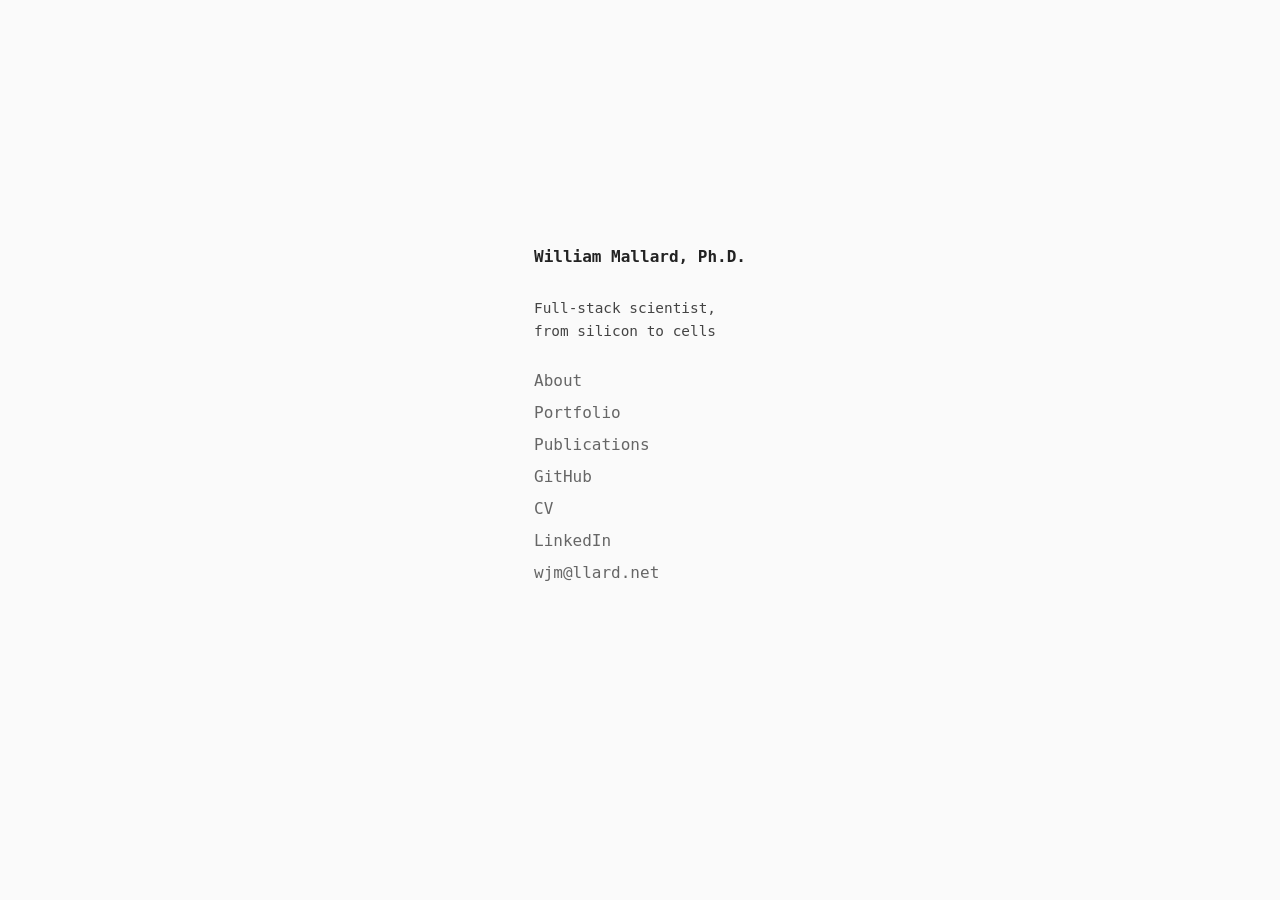
<file: index.html>
<!DOCTYPE html>
<html lang="en">
<head>
  <meta charset="UTF-8">
  <meta name="viewport" content="width=device-width, initial-scale=1.0">
  <title>William Mallard</title>
  <link rel="icon" href="favicon.svg" type="image/svg+xml">
  <style>
    body {
      font-family: ui-monospace, SFMono-Regular, Menlo, Monaco, Consolas, monospace;
      background: #fafafa;
      color: #444;
      display: flex;
      justify-content: center;
      align-items: center;
      min-height: 100vh;
      margin: 0;
      padding: 20px;
      padding-bottom: 10vh;
      box-sizing: border-box;
    }
    main {
      line-height: 2;
    }
    .name {
      color: #222;
      font-weight: 600;
      margin-bottom: 1.5em;
    }
    .bio {
      font-size: 0.9em;
      margin-bottom: 1.5em;
      line-height: 1.6;
    }
    a {
      color: #666;
      text-decoration: none;
    }
    a:hover,
    a:focus {
      color: #222;
    }
    ul {
      list-style: none;
      padding: 0;
      margin: 0;
    }
    li {
      position: relative;
    }
    li a::before {
      content: "›";
      position: absolute;
      right: 100%;
      top: 50%;
      margin-right: 0.35em;
      line-height: 1;
      transform: translateY(calc(-50% - 0.05em));
      color: #8b0000;
      visibility: hidden;
    }
    li a:hover::before,
    li a:focus::before {
      visibility: visible;
    }
  </style>
  <script defer src="https://static.cloudflareinsights.com/beacon.min.js"
          data-cf-beacon='{"token": "54550e8e9a894ac39ad39a0cddef869d"}'></script>
  <script data-goatcounter="https://stats.wjmallard.net/count"
          async src="//stats.wjmallard.net/count.js"></script>
</head>
<body>
  <main>
    <div class="name">William Mallard, Ph.D.</div>
    <p class="bio">
      Full-stack scientist,<br>
      from silicon to cells
    </p>
    <ul>
      <li><a href="about.html">About</a></li>
      <li><a href="portfolio.html">Portfolio</a></li>
      <li><a href="publications.html">Publications</a></li>
      <li><a href="https://github.com/wjmallard">GitHub</a></li>
      <li><a href="William-Mallard-cv.pdf">CV</a></li>
      <li><a href="https://linkedin.com/in/wjmallard">LinkedIn</a></li>
      <li><a href="mailto:wjm@llard.net">wjm@llard.net</a></li>
    </ul>
  </main>
</body>
</html>
</file>
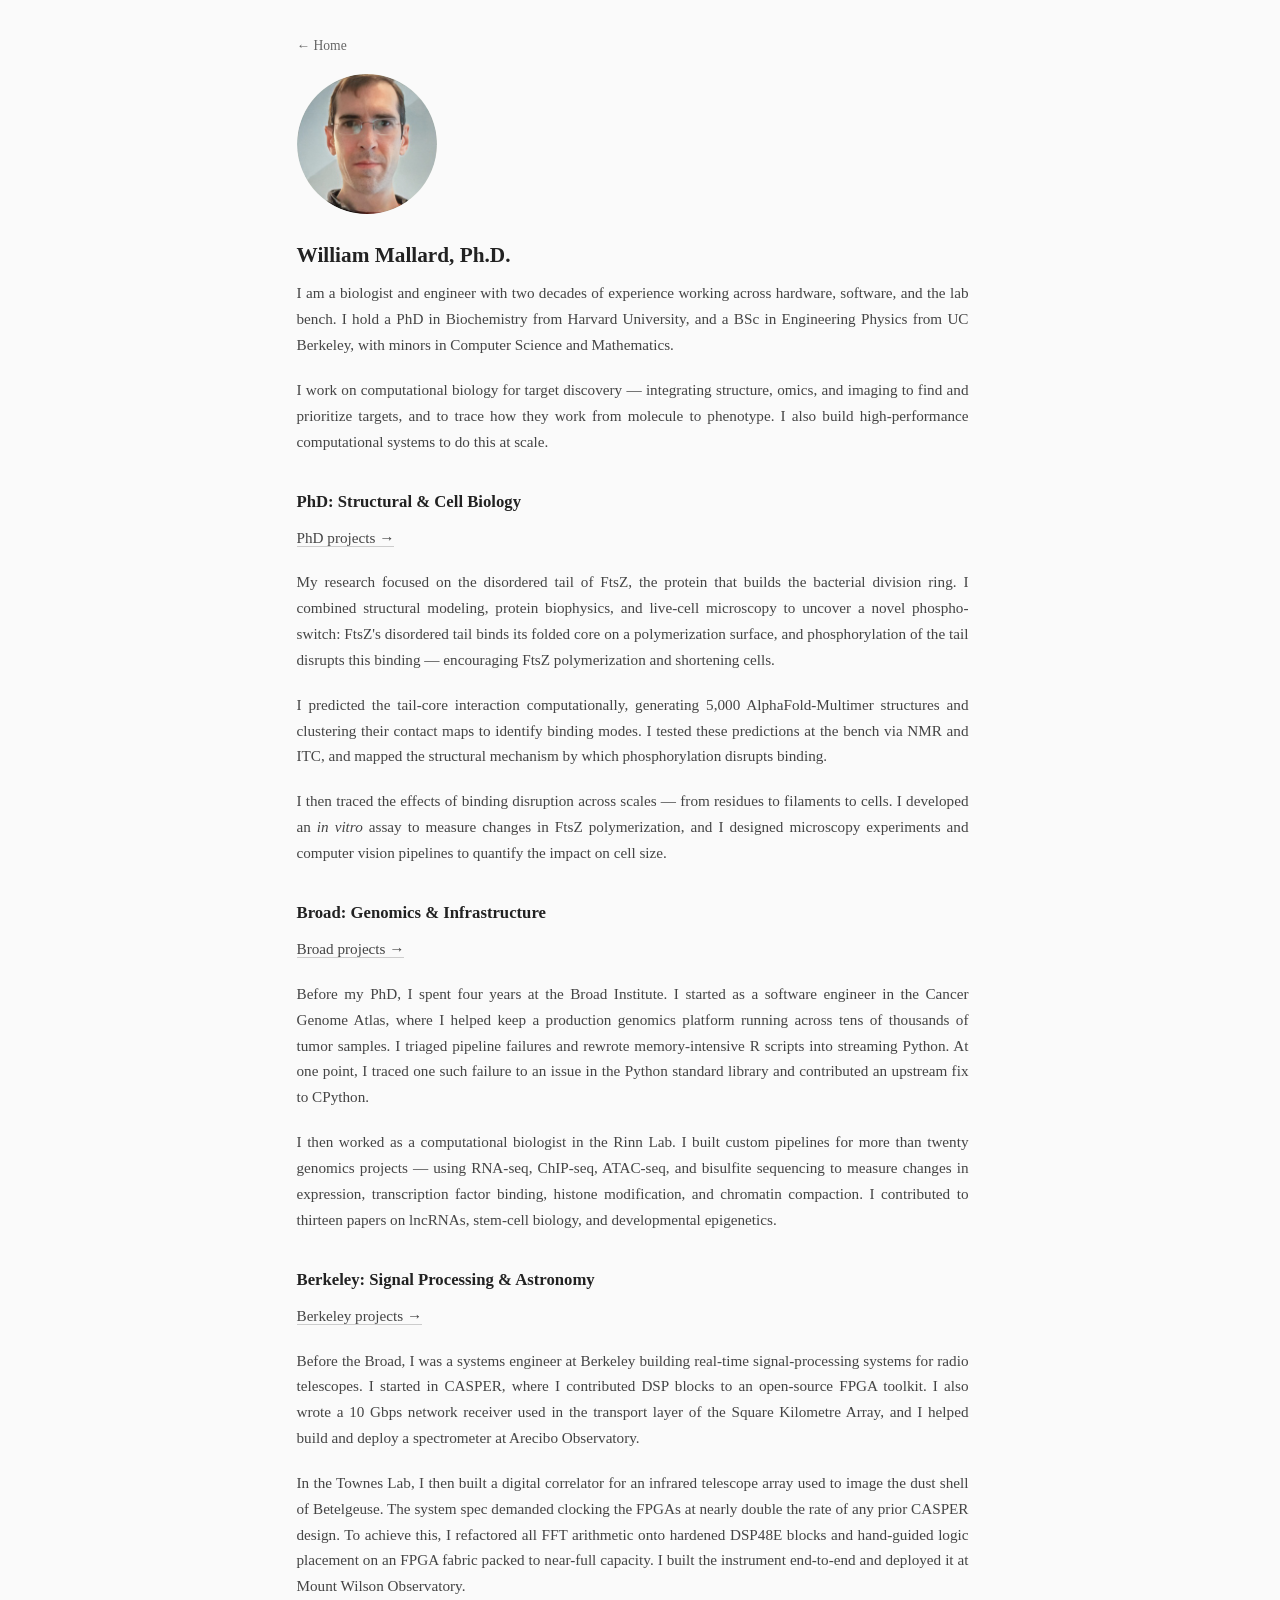
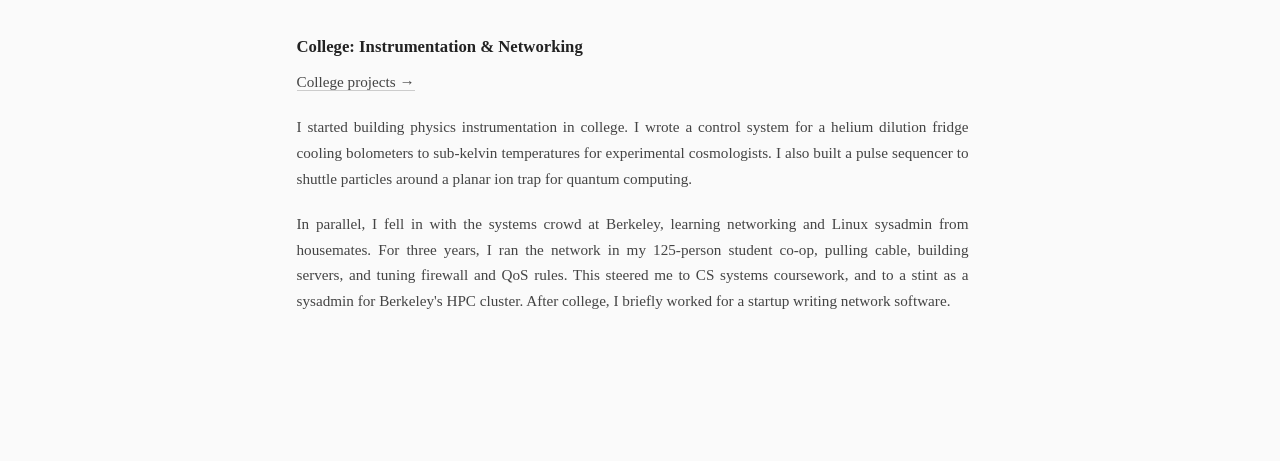
<file: about.html>
<!DOCTYPE html>
<html lang="en">
<head>
  <meta charset="UTF-8">
  <meta name="viewport" content="width=device-width, initial-scale=1.0">
  <title>About</title>
  <link rel="icon" href="favicon.svg" type="image/svg+xml">
  <link rel="stylesheet" href="style.css">
  <style>
    .wrap {
      padding-top: 1em;
    }
    .back {
      margin-bottom: 1.25rem;
    }
    .portrait {
      width: 140px;
      height: 140px;
      border-radius: 50%;
      object-fit: cover;
      display: block;
      margin-bottom: 1.75em;
      filter: grayscale(15%);
    }
    article h1 {
      margin: 0 0 0.5em;
    }
    article p {
      text-align: justify;
      -webkit-hyphens: auto;
      hyphens: auto;
    }
  </style>
  <script data-goatcounter="https://stats.wjmallard.net/count"
          async src="//stats.wjmallard.net/count.js"></script>
  <!-- Cloudflare Web Analytics -->
  <script defer src="https://static.cloudflareinsights.com/beacon.min.js"
          data-cf-beacon='{"token": "54550e8e9a894ac39ad39a0cddef869d"}'></script>
</head>
<body>
  <div class="wrap">
    <a class="back" href="./">← Home</a>
    <img class="portrait" src="portrait.jpg"
         alt="William Mallard, Ph.D." onerror="this.style.display='none'">
    <article>
      <h1>William Mallard, Ph.D.</h1>
      <p>I am a biologist and engineer with two decades of experience working across hardware, software, and the lab bench. I hold a PhD in Biochemistry from Harvard University, and a BSc in Engineering Physics from UC Berkeley, with minors in Computer Science and Mathematics.</p>
      <p>I work on computational biology for target discovery &mdash; integrating structure, omics, and imaging to find and prioritize targets, and to trace how they work from molecule to phenotype. I also build high-performance computational systems to do this at scale.</p>
      <h2>PhD: Structural &amp; Cell Biology</h2>
      <p><a href="portfolio.html?era=phd">PhD projects →</a></p>
      <p>My research focused on the disordered tail of FtsZ, the protein that builds the bacterial division ring. I combined structural modeling, protein biophysics, and live-cell microscopy to uncover a novel phospho-switch: FtsZ's disordered tail binds its folded core on a polymerization surface, and phosphorylation of the tail disrupts this binding &mdash; encouraging FtsZ polymerization and shortening cells.</p>
      <p>I predicted the tail-core interaction computationally, generating 5,000 AlphaFold-Multimer structures and clustering their contact maps to identify binding modes. I tested these predictions at the bench via NMR and ITC, and mapped the structural mechanism by which phosphorylation disrupts binding.</p>
      <p>I then traced the effects of binding disruption across scales &mdash; from residues to filaments to cells. I developed an <em>in vitro</em> assay to measure changes in FtsZ polymerization, and I designed microscopy experiments and computer vision pipelines to quantify the impact on cell size.</p>
      <h2>Broad: Genomics &amp; Infrastructure</h2>
      <p><a href="portfolio.html?era=broad">Broad projects →</a></p>
      <p>Before my PhD, I spent four years at the Broad Institute. I started as a software engineer in the Cancer Genome Atlas, where I helped keep a production genomics platform running across tens of thousands of tumor samples. I triaged pipeline failures and rewrote memory-intensive R scripts into streaming Python. At one point, I traced one such failure to an issue in the Python standard library and contributed an upstream fix to CPython.</p>
      <p>I then worked as a computational biologist in the Rinn Lab. I built custom pipelines for more than twenty genomics projects &mdash; using RNA-seq, ChIP-seq, ATAC-seq, and bisulfite sequencing to measure changes in expression, transcription factor binding, histone modification, and chromatin compaction. I contributed to thirteen papers on lncRNAs, stem-cell biology, and developmental epigenetics.</p>
      <h2>Berkeley: Signal Processing &amp; Astronomy</h2>
      <p><a href="portfolio.html?era=berkeley">Berkeley projects →</a></p>
      <p>Before the Broad, I was a systems engineer at Berkeley building real-time signal-processing systems for radio telescopes. I started in CASPER, where I contributed DSP blocks to an open-source FPGA toolkit. I also wrote a 10 Gbps network receiver used in the transport layer of the Square Kilometre Array, and I helped build and deploy a spectrometer at Arecibo Observatory.</p>
      <p>In the Townes Lab, I then built a digital correlator for an infrared telescope array used to image the dust shell of Betelgeuse. The system spec demanded clocking the FPGAs at nearly double the rate of any prior CASPER design. To achieve this, I refactored all FFT arithmetic onto hardened DSP48E blocks and hand-guided logic placement on an FPGA fabric packed to near-full capacity. I built the instrument end-to-end and deployed it at Mount Wilson Observatory.</p>
      <h2>College: Instrumentation &amp; Networking</h2>
      <p><a href="portfolio.html?era=undergrad">College projects →</a></p>
      <p>I started building physics instrumentation in college. I wrote a control system for a helium dilution fridge cooling bolometers to sub-kelvin temperatures for experimental cosmologists. I also built a pulse sequencer to shuttle particles around a planar ion trap for quantum computing.</p>
      <p>In parallel, I fell in with the systems crowd at Berkeley, learning networking and Linux sysadmin from housemates. For three years, I ran the network in my 125-person student co-op, pulling cable, building servers, and tuning firewall and QoS rules. This steered me to CS systems coursework, and to a stint as a sysadmin for Berkeley's HPC cluster. After college, I briefly worked for a startup writing network software.</p>
    </article>
  </div>
</body>
</html>
</file>
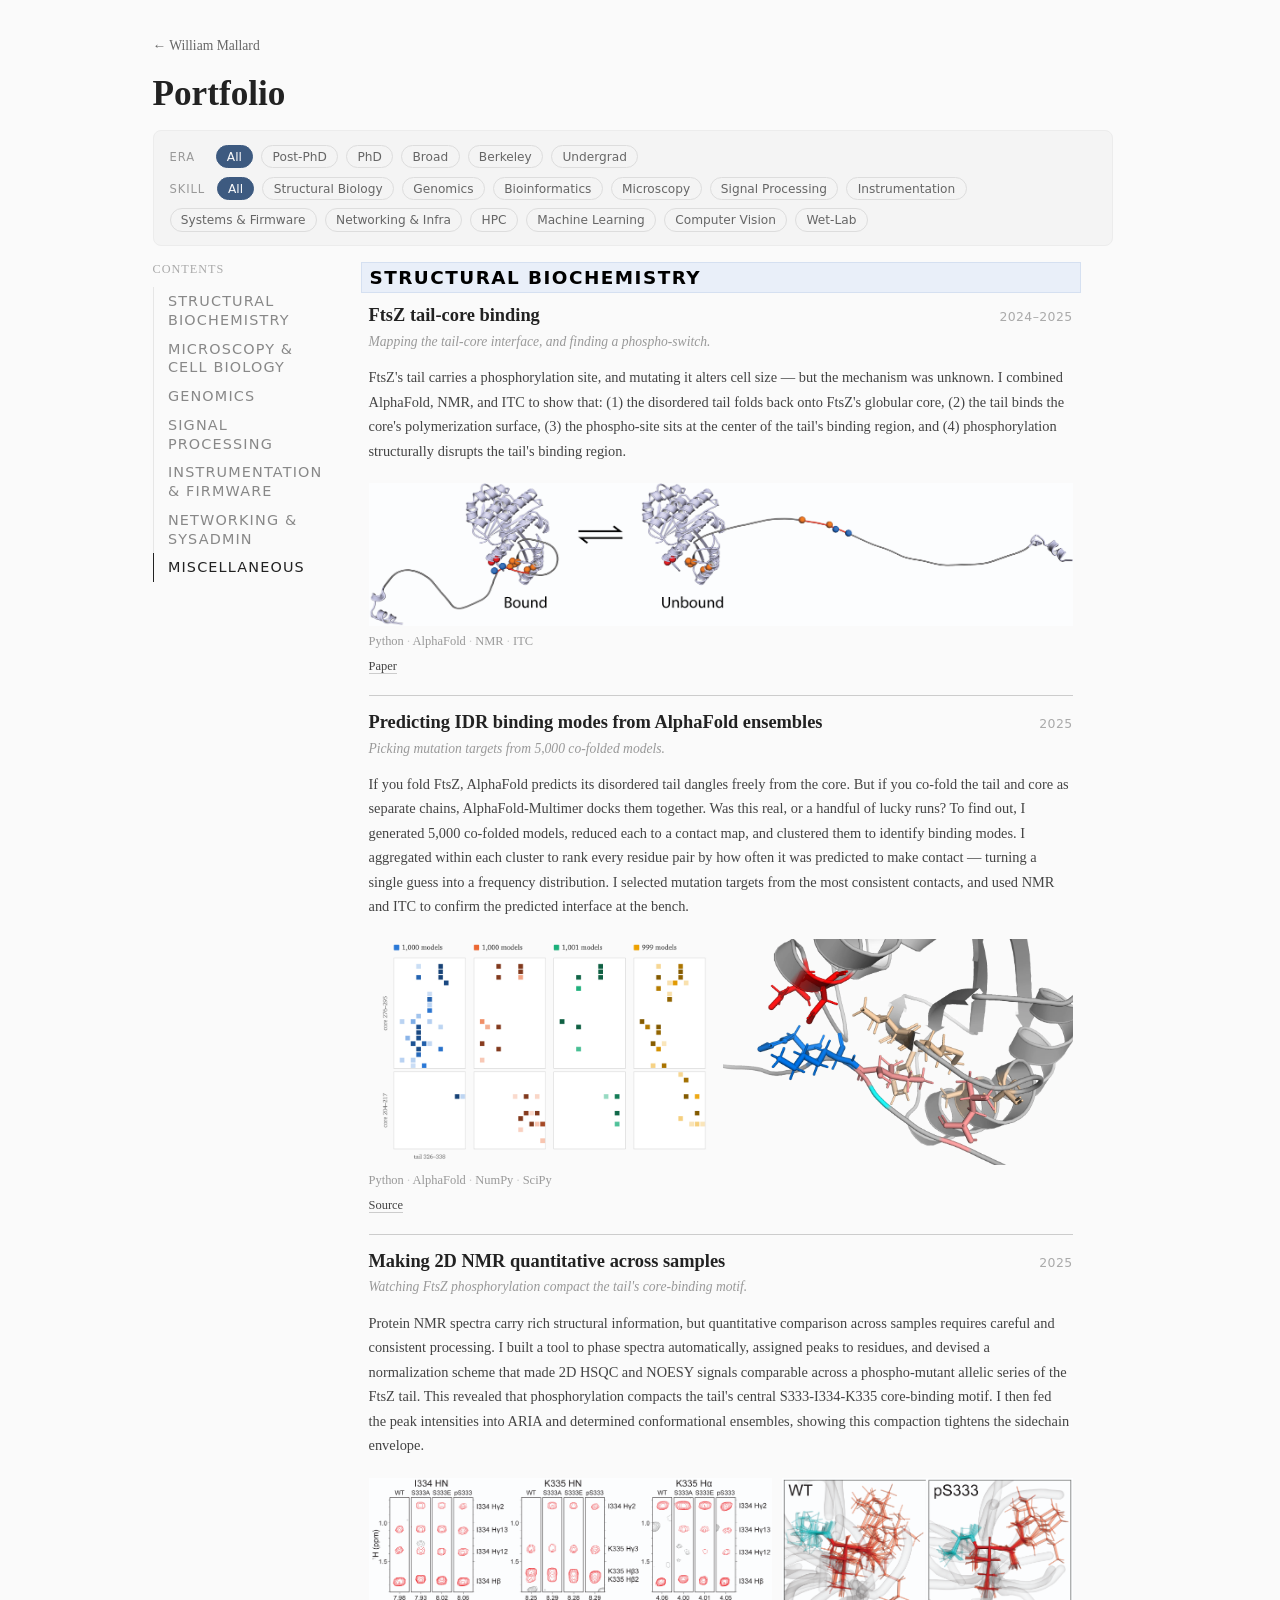
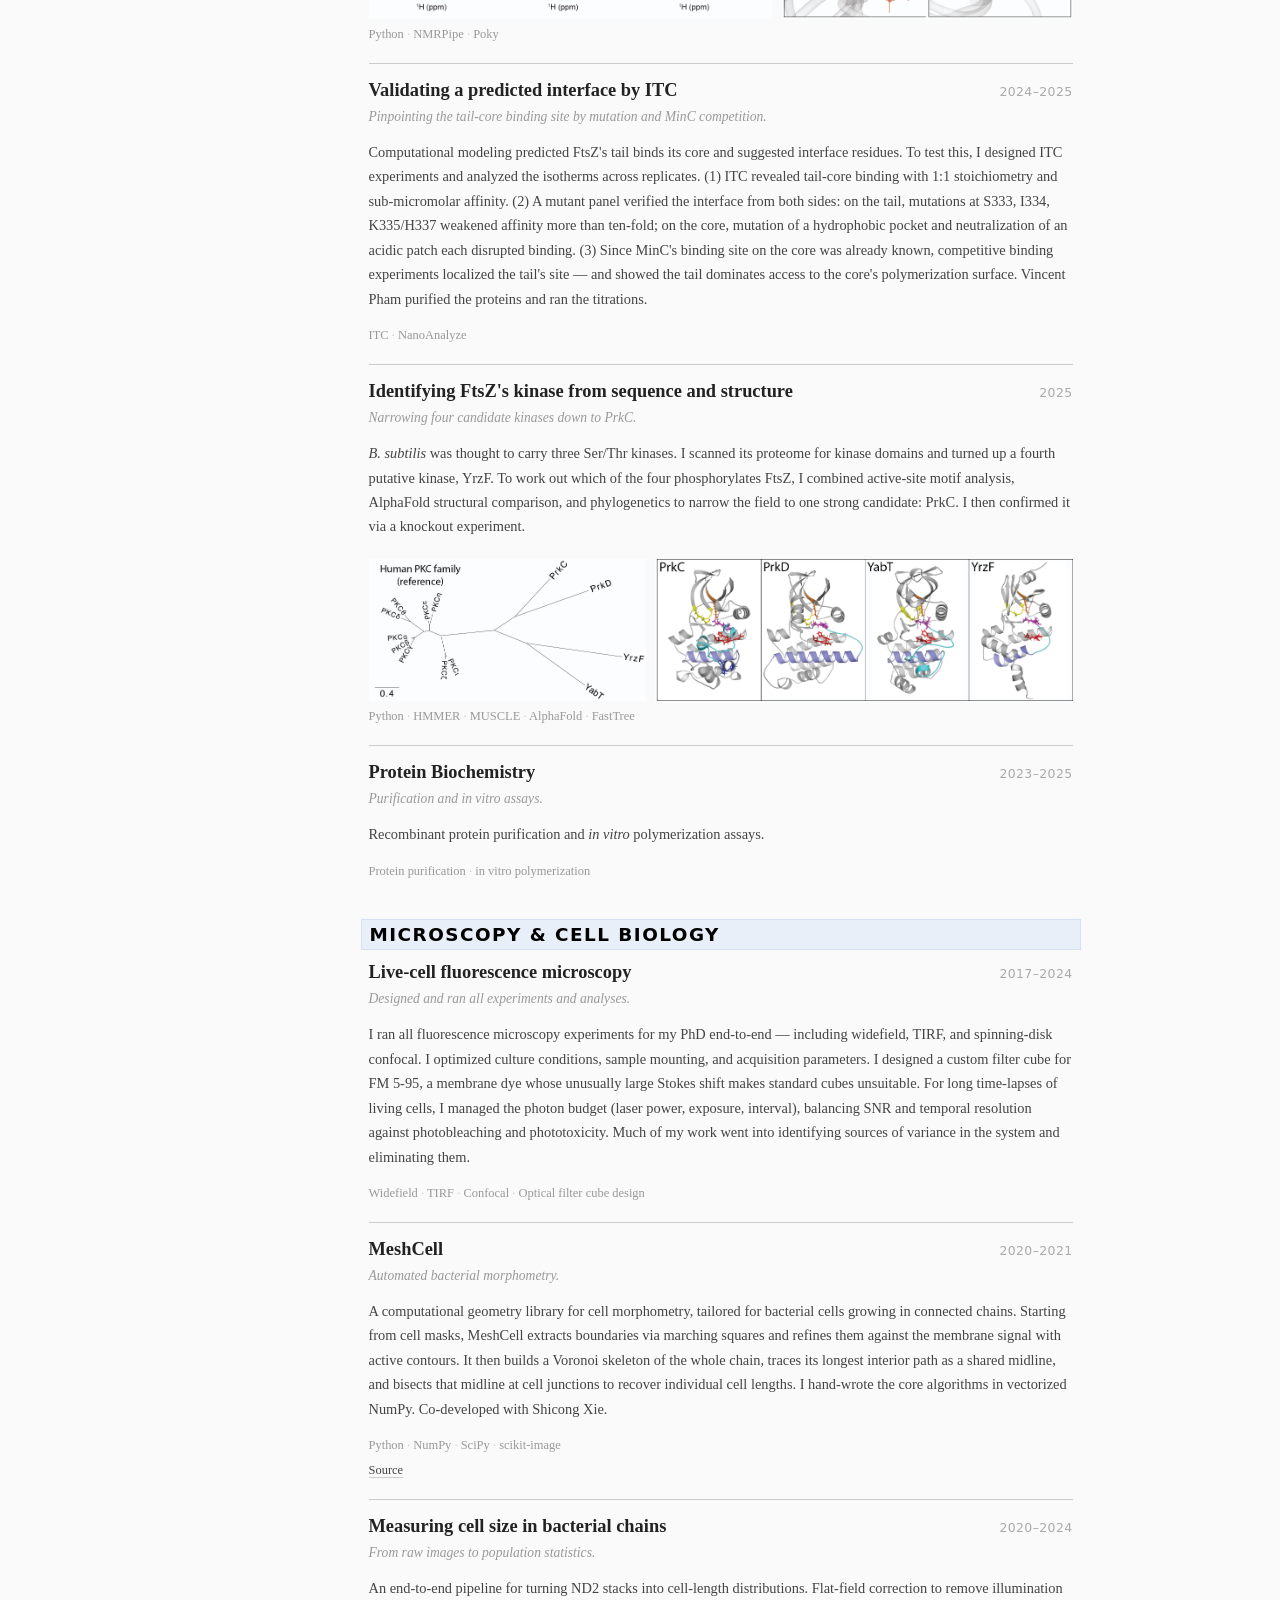
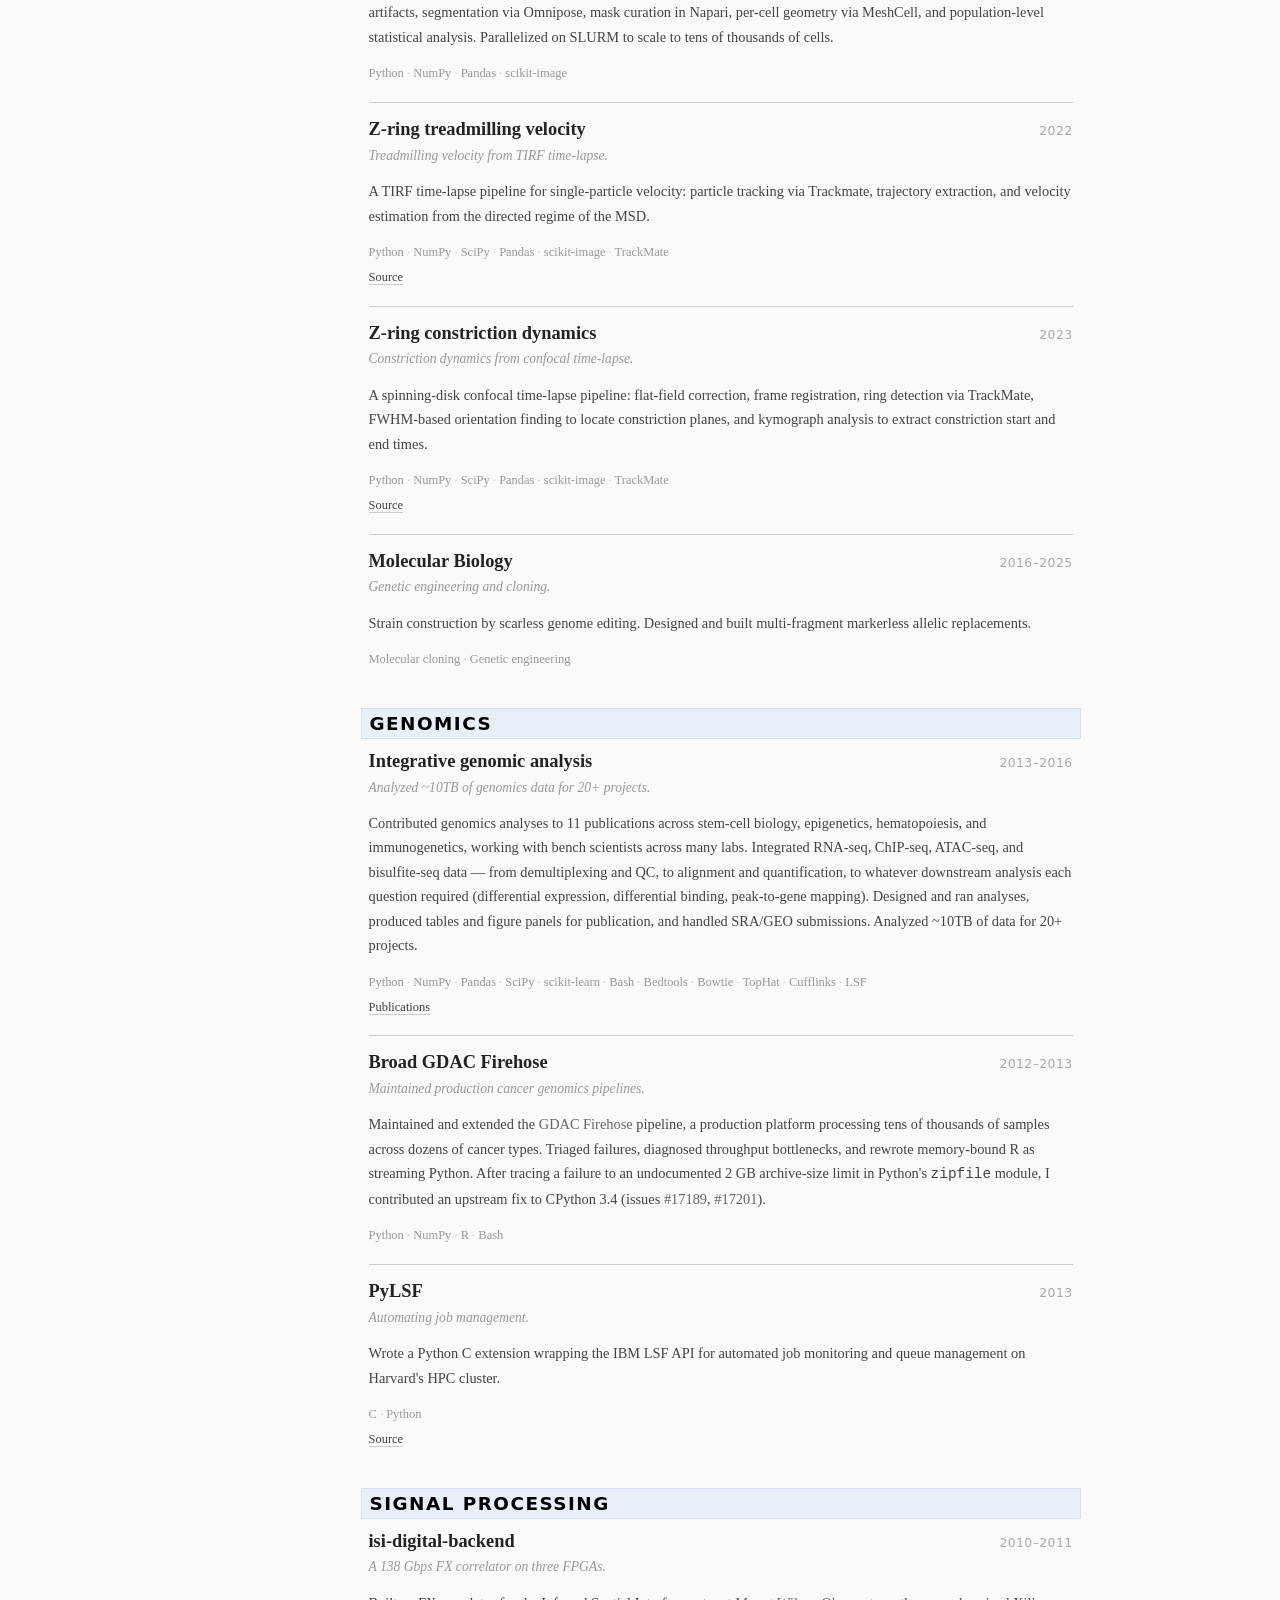
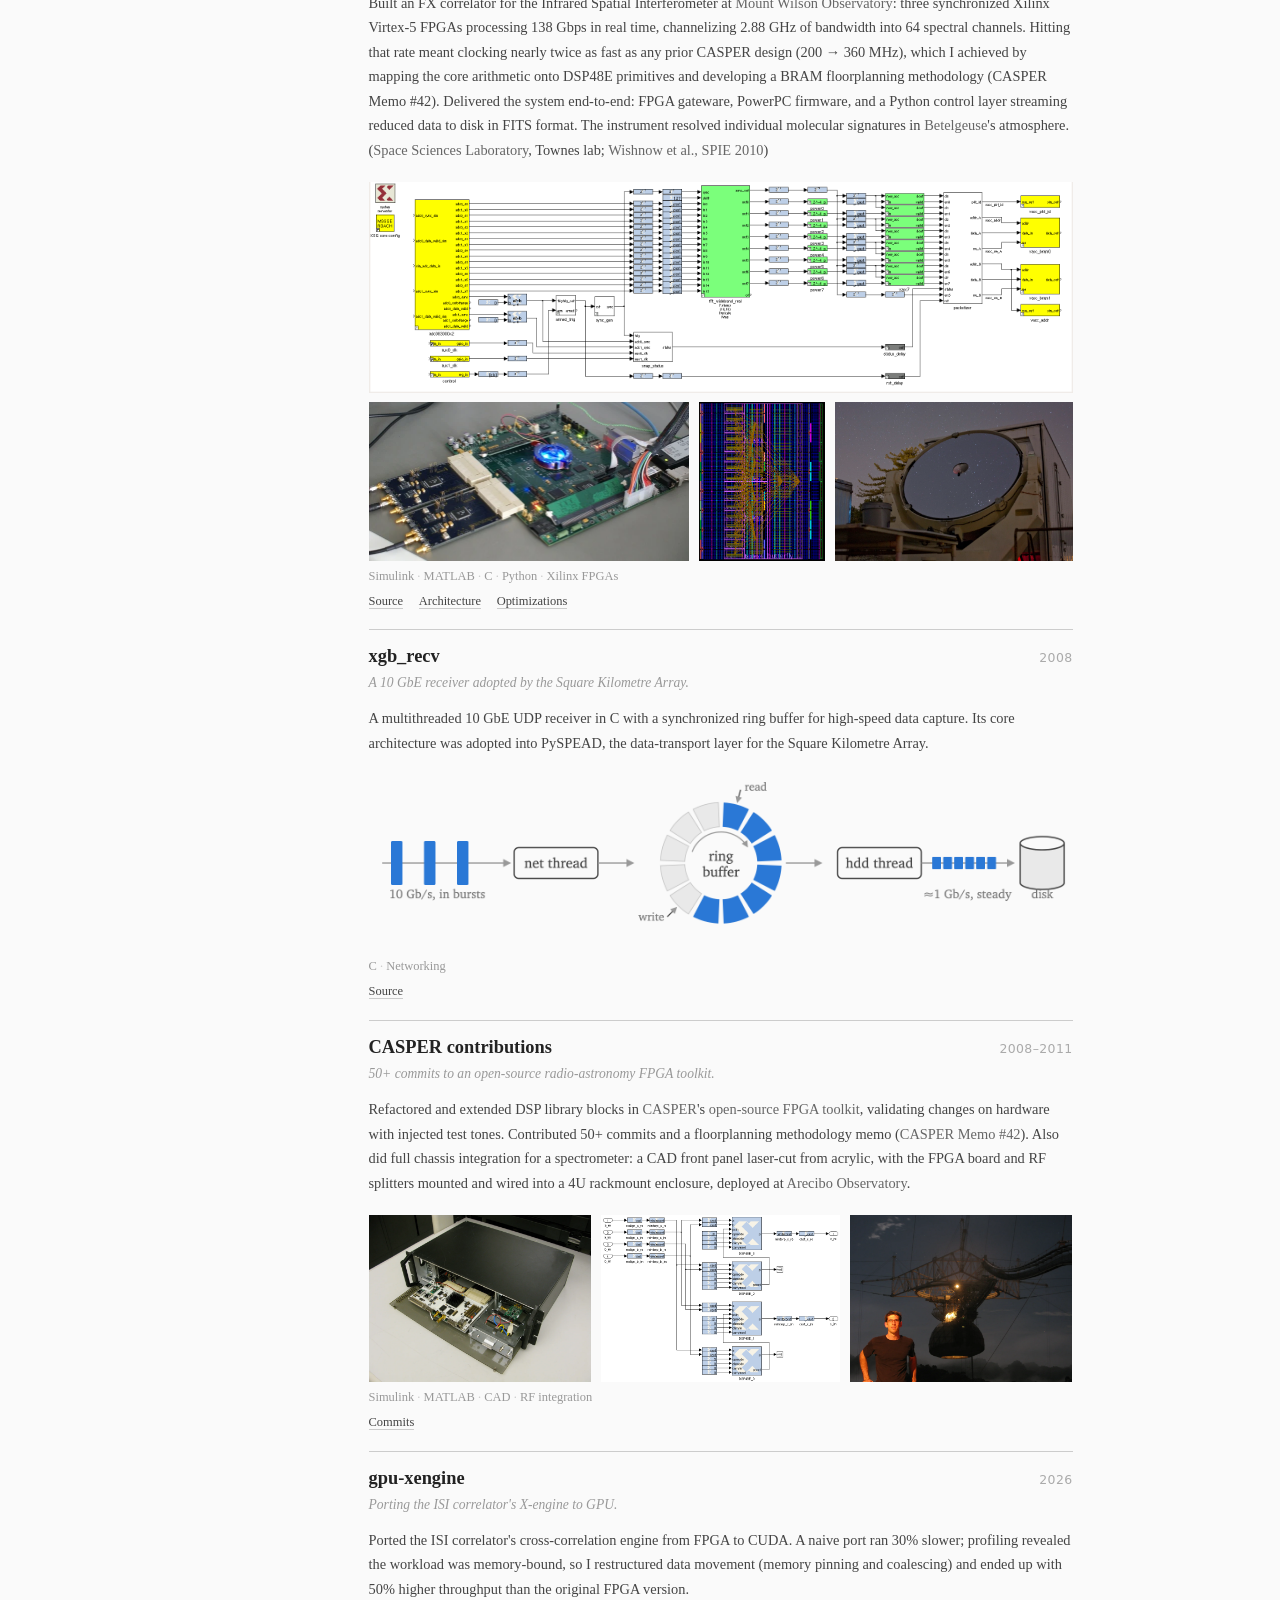
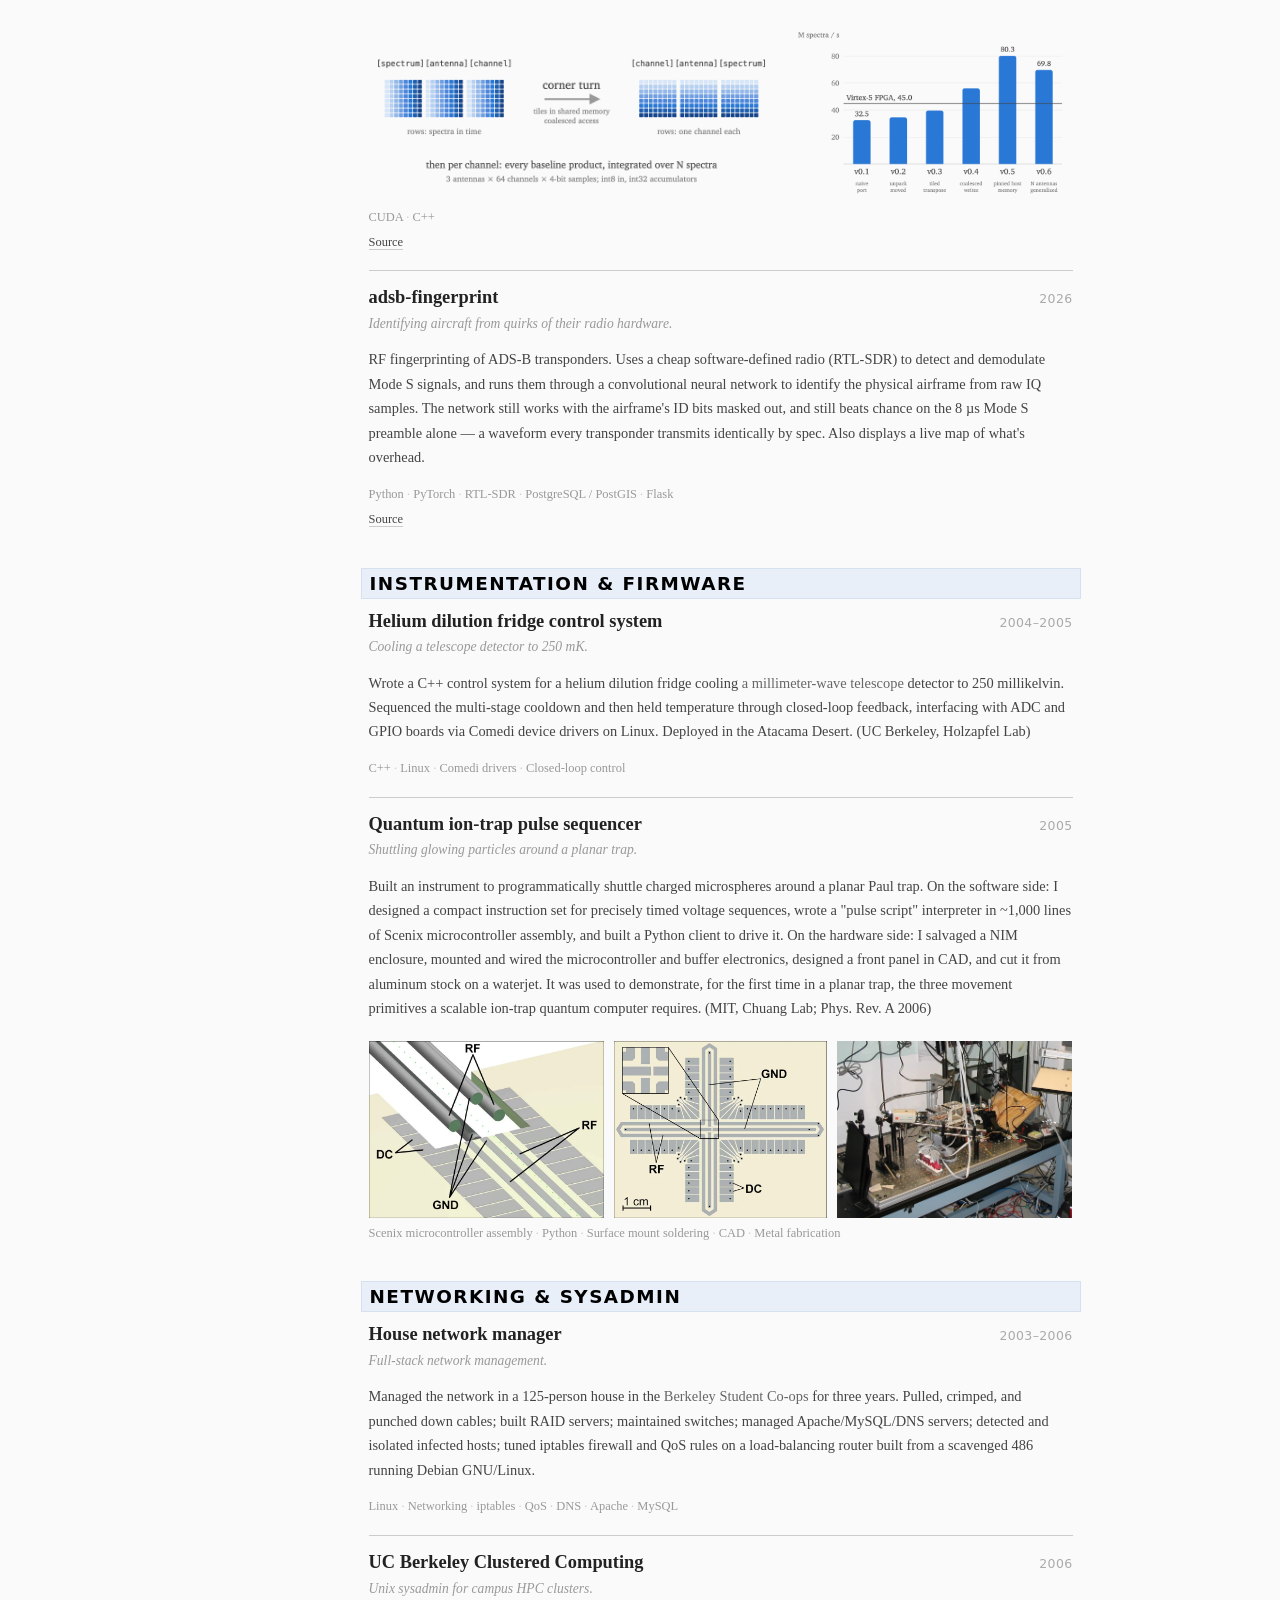
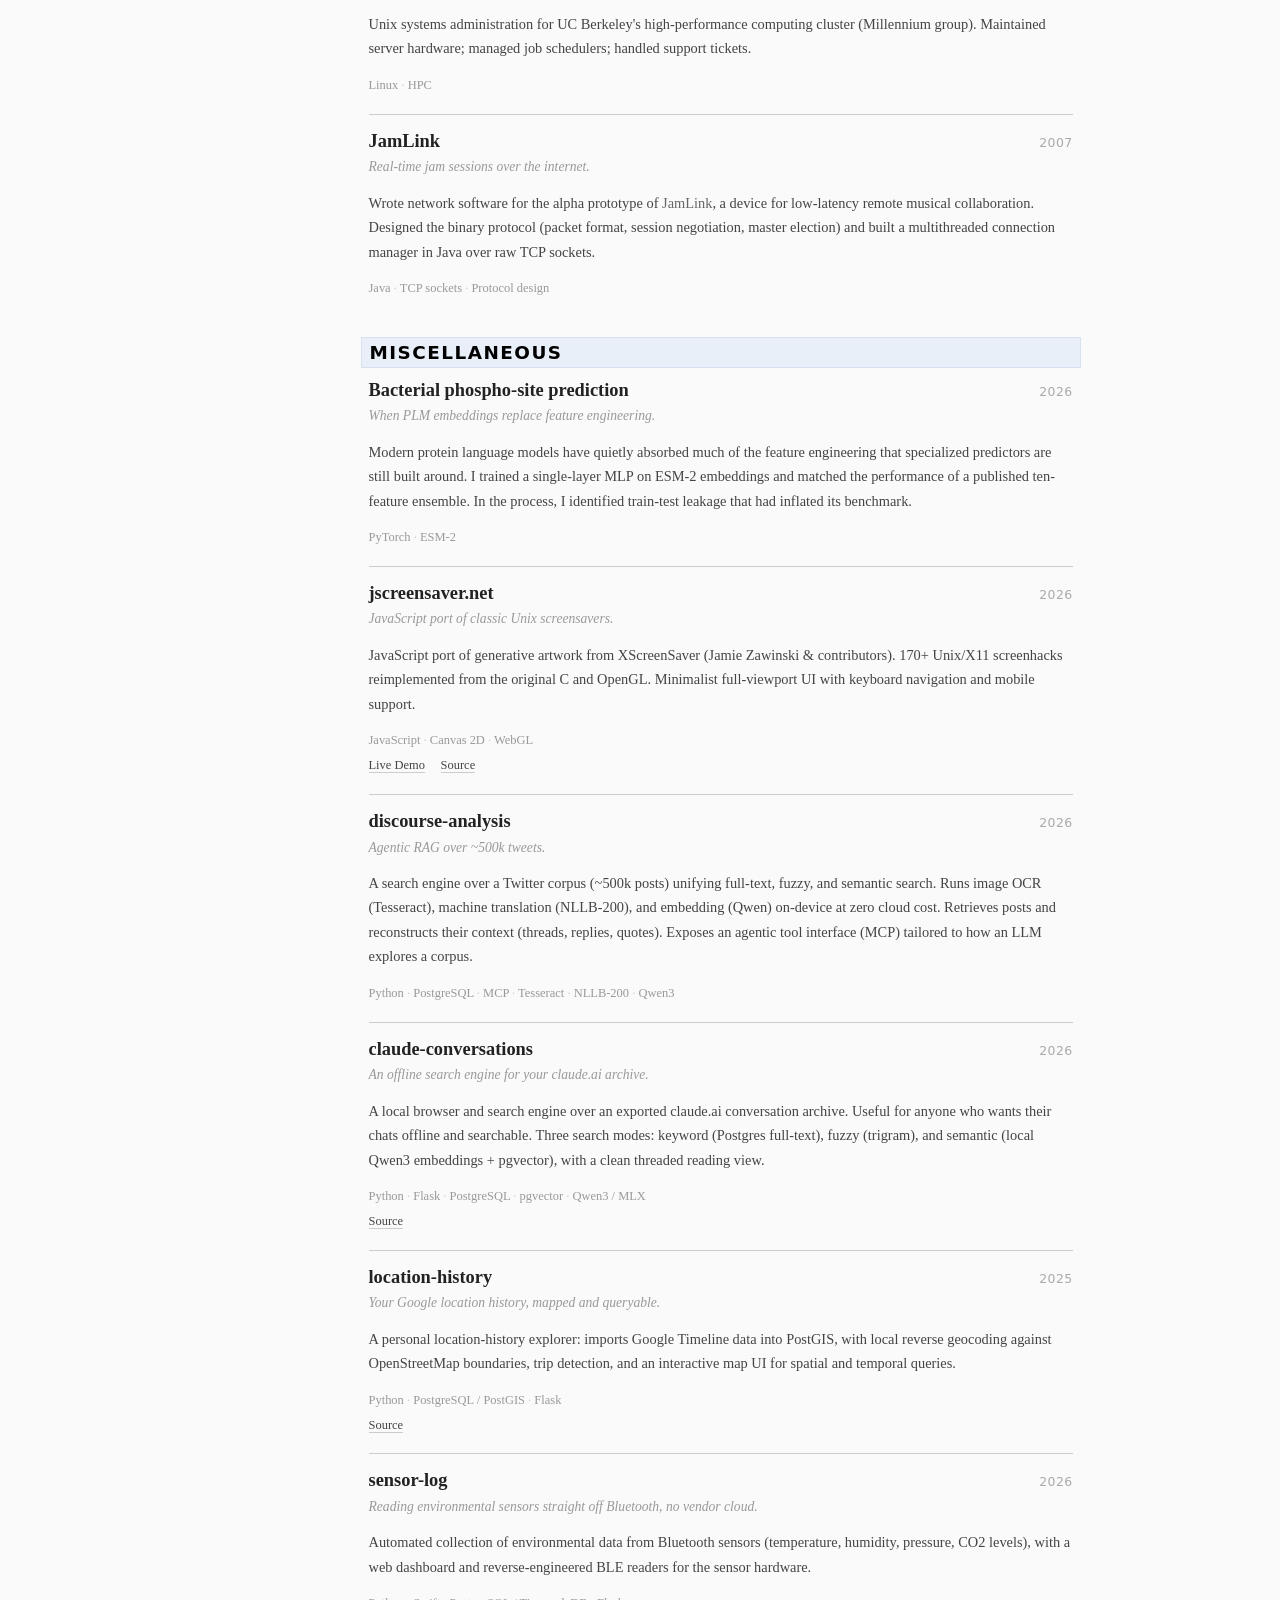
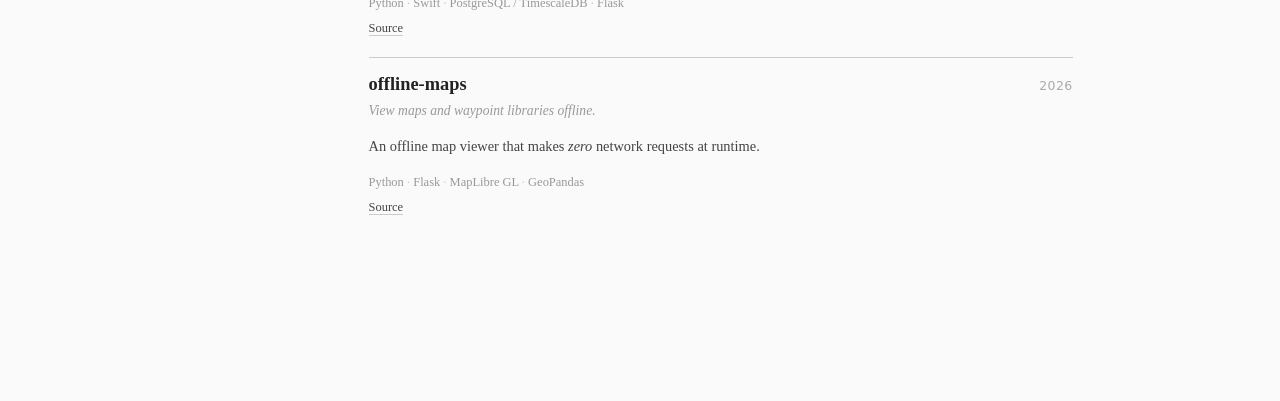
<file: portfolio.html>
<!DOCTYPE html>
<html lang="en">
<head>
  <meta charset="UTF-8">
  <meta name="viewport" content="width=device-width, initial-scale=1.0">
  <title>Portfolio</title>
  <link rel="icon" href="favicon.svg" type="image/svg+xml">
  <link rel="stylesheet" href="style.css">
  <style>
    html {
      scroll-behavior: smooth;
    }
    .wrap {
      /* Rail geometry lives here so the jump-nav column and anything that has to
         line up with the card column (the filter banner) cannot drift apart. Both
         are in rem, not em: em would resolve against each consumer's own
         font-size, and .filter-status sets its own. */
      --rail: 11rem;
      --rail-gap: 2.5rem;
      max-width: 60em;
      margin: 0 auto;
      padding: 1em 0 14vh;
    }
    .back {
      margin-bottom: 1.25rem;
    }
    .title {
      color: #222;
      font-size: 2.2em;
      font-weight: 600;
      line-height: 1.15;
      margin-bottom: 1rem;
    }
    .sub {
      font-size: 0.85em;
      color: #999;
      margin-bottom: 1.5em;
    }

    /* Filter chips: two rows (era + skill) */
    .filters {
      display: flex;
      flex-direction: column;
      gap: 0.55em;
      padding: 0.85em 1em;
      background: #f4f4f4;
      border: 1px solid #ececec;
      border-radius: 8px;
      margin-bottom: 1rem;
    }
    .filter-row {
      display: flex;
      flex-wrap: wrap;
      align-items: center;
      gap: 0.5em;
    }
    .filters-label {
      font-family: ui-sans-serif, system-ui, -apple-system, "Segoe UI", Roboto, Helvetica, Arial, sans-serif;
      font-size: 0.72em;
      text-transform: uppercase;
      letter-spacing: 0.08em;
      color: #999;
      margin-right: 0.3em;
      min-width: 3em;
    }
    .chip {
      font-family: ui-sans-serif, system-ui, -apple-system, "Segoe UI", Roboto, Helvetica, Arial, sans-serif;
      font-size: 0.76em;
      color: #666;
      background: none;
      border: 1px solid #ddd;
      border-radius: 999px;
      padding: 0.3em 0.85em;
      cursor: pointer;
    }
    .chip:hover {
      border-color: #999;
      color: #222;
    }
    .chip.active {
      background: #3d5a80;
      color: #fafafa;
      border-color: #3d5a80;
    }
    /* Active-filter banner: the only filter cue on mobile, where the chips hide.
       Indented past the jump-nav rail so it starts at the card column, not at
       "Contents". */
    .filter-status {
      display: none;
      align-items: center;
      gap: 0.6em;
      margin: 0 0 1rem calc(var(--rail) + var(--rail-gap));
      font-size: 0.85em;
      color: #666;
    }
    .filter-status.on {
      display: flex;
    }
    .filter-clear {
      font: inherit;
      color: #3d5a80;
      background: none;
      border: none;
      border-bottom: 1px solid currentColor;
      padding: 0;
      cursor: pointer;
    }
    .filter-clear:hover {
      color: #222;
    }

    /* Section body */
    .section-body {
      padding: 0.75em 0 2.25em;
    }

    /* Section jump-nav: left rail on desktop, sticky top bar on mobile */
    .layout {
      display: flex;
      align-items: flex-start;
      gap: var(--rail-gap);
    }
    .toc {
      flex: 0 0 var(--rail);
      /* Flex items default to min-width:auto, which refuses to go narrower than
         the longest unbreakable word -- so a long section name silently widened
         this column past its basis, and hiding sections via the filter changed
         which word was longest, resizing the rail (and with it the card column)
         on every chip click. min-width:0 makes the basis authoritative. */
      min-width: 0;
      position: sticky;
      top: 2em;
      font-size: 0.9em;
    }
    .toc-label {
      color: #aaa;
      text-transform: uppercase;
      letter-spacing: 0.08em;
      font-size: 0.85em;
      margin-bottom: 0.8em;
    }
    .toc ul {
      list-style: none;
      margin: 0;
      padding: 0;
      border-left: 1px solid #e6e6e6;
    }
    .toc a {
      display: block;
      /* Belt and braces: with min-width pinned, an over-long name would otherwise
         overhang into the gutter rather than widening the column. */
      overflow-wrap: break-word;
      padding: 0.35em 0 0.35em 1em;
      margin-left: -1px;
      border-left: 1px solid transparent;
      color: #888;
      line-height: 1.3;
      font-family: ui-sans-serif, system-ui, -apple-system, "Segoe UI", Roboto, Helvetica, Arial, sans-serif;
      text-transform: uppercase;
      letter-spacing: 0.08em;
    }
    .toc a:hover {
      color: #222;
    }
    .toc a.active {
      color: #222;
      border-left-color: #222;
    }
    .content {
      flex: 1 1 auto;
      min-width: 0;
      max-width: 44em;
    }

    /* Sections (always open — no collapse) */
    .proj-section {
      scroll-margin-top: 1.5em;
    }
    .proj-section .s-head {
      font-weight: normal;
      font-size: 1em;
      display: flex;
      align-items: baseline;
      flex-wrap: wrap;
      gap: 0.2em 0.7em;
      margin: 0 -0.5em;
      padding: 0.25em 0.5em;
      background: #e9eff9;
      border: 1px solid #d5e0f1;
    }
    .proj-section .s-title {
      font-family: ui-sans-serif, system-ui, -apple-system, "Segoe UI", Roboto, Helvetica, Arial, sans-serif;
      font-size: 1.15em;
      font-weight: 600;
      text-transform: uppercase;
      letter-spacing: 0.08em;
      color: #000;
    }

    @media (max-width: 720px) {
      .filters,
      .toc {
        display: none;
      }
      .layout {
        display: block;
      }
      .content {
        max-width: none;
      }
      /* No rail to clear once the jump-nav is hidden. */
      .filter-status {
        margin-left: 0;
      }
    }

    .project {
      padding-bottom: 1em;
      border-bottom: 1px solid #ccc;
      margin-bottom: 1em;
    }
    .project:last-child,
    .project.no-divider {
      padding-bottom: 0;
      border-bottom: none;
      margin-bottom: 0;
    }
    .project h3 {
      color: #222;
      font-size: 1.15em;
      margin: 0 0 0.2em;
    }
    .project h3 a {
      color: #222;
    }
    .project h3 a:hover {
      color: #000;
      text-decoration: underline;
      text-underline-offset: 2px;
      text-decoration-color: #bbb;
    }
    .proj-head {
      display: flex;
      align-items: baseline;
      flex-wrap: wrap;
      gap: 0.2em 0.8em;
    }
    .proj-date {
      margin-left: auto;
      font-family: ui-sans-serif, system-ui, -apple-system, "Segoe UI", Roboto, Helvetica, Arial, sans-serif;
      font-size: 0.78em;
      color: #aaa;
      letter-spacing: 0.03em;
      white-space: nowrap;
    }
    .project .tagline {
      font-size: 0.85em;
      color: #999;
      font-style: italic;
      margin: 0 0 0.9em;
    }
    .project p {
      line-height: 1.7;
      font-size: 0.9em;
      margin: 0 0 0.9em;
    }
    .shot {
      width: 100%;
      border: 1px solid #eee;
      border-radius: 4px;
      display: block;
      margin: 0 0 0.9em;
    }
    .proj-figure {
      display: block;
      width: 100%;
      margin: 1.25em 0 0.25em;
      cursor: zoom-in;
    }
    .proj-figure img {
      display: block;
      width: 100%;
      height: auto;
    }
    .proj-tiles {
      display: flex;
      gap: 0.6em;
      margin: 1.25em 0 0.25em;
    }
    .proj-tiles a {
      flex: var(--ar, 1) 1 0%;
      min-width: 0;
      display: block;
      cursor: zoom-in;
    }
    .proj-tiles img {
      display: block;
      width: 100%;
      height: auto;
    }
    .proj-figure + .proj-tiles,
    .proj-tiles + .proj-figure,
    .proj-tiles + .proj-tiles {
      margin-top: 0.6em;
    }
    .lightbox {
      border: 0;
      outline: 0;
      padding: 0;
      background: transparent;
      max-width: 94vw;
      max-height: 94vh;
      overflow: visible;
    }
    .lightbox::backdrop {
      background: rgba(0, 0, 0, 0.8);
    }
    .lightbox figure {
      margin: 0;
      outline: 0;
    }
    .lightbox img {
      display: block;
      width: auto;
      height: auto;
      max-width: 94vw;
      max-height: 86vh;
      margin: 0 auto;
    }
    .lightbox figcaption {
      color: #ddd;
      font-size: 0.85em;
      line-height: 1.5;
      text-align: center;
      margin: 0.6em auto 0;
      max-width: 44em;
    }
    .lightbox .lb-count {
      color: #999;
      white-space: nowrap;
    }
    .lightbox .lb-prev,
    .lightbox .lb-next {
      position: absolute;
      top: 50%;
      transform: translateY(-50%);
      width: 2.4em;
      height: 2.4em;
      border: 0;
      border-radius: 50%;
      background: rgba(0, 0, 0, 0.45);
      color: #fff;
      font: 1.6em/1 Georgia, serif;
      cursor: pointer;
    }
    .lightbox .lb-prev { left: 0.5em; }
    .lightbox .lb-next { right: 0.5em; }
    .lightbox .lb-prev:hover,
    .lightbox .lb-next:hover {
      background: rgba(0, 0, 0, 0.75);
    }
    .lightbox.single .lb-prev,
    .lightbox.single .lb-next,
    .lightbox.single .lb-count {
      display: none;
    }
    .meta {
      font-size: 0.78em;
      color: #999;
      line-height: 1.9;
    }
    .meta .tags span:not(:last-child)::after {
      content: " · ";
      color: #ccc;
    }
    .meta .links {
      margin-top: 0.1em;
    }
    .meta .links a {
      color: #444;
      border-bottom: 1px solid #ccc;
    }
    .meta .links a:hover {
      color: #222;
      border-bottom-color: #222;
    }
    .meta .links a:not(:last-child) {
      margin-right: 1.25em;
    }
  </style>
  <script data-goatcounter="https://stats.wjmallard.net/count"
          async src="//stats.wjmallard.net/count.js"></script>
</head>
<body>
  <div class="wrap">
    <a class="back" href="./">← William Mallard</a>
    <div class="title">Portfolio</div>


    <div class="filters">
      <div class="filter-row">
        <span class="filters-label">Era</span>
        <button class="chip active" data-dim="era" data-val="all">All</button>
        <button class="chip" data-dim="era" data-val="postphd">Post-PhD</button>
        <button class="chip" data-dim="era" data-val="phd">PhD</button>
        <button class="chip" data-dim="era" data-val="broad">Broad</button>
        <button class="chip" data-dim="era" data-val="berkeley">Berkeley</button>
        <button class="chip" data-dim="era" data-val="undergrad">Undergrad</button>
      </div>
      <div class="filter-row">
        <span class="filters-label">Skill</span>
        <button class="chip active" data-dim="skill" data-val="all">All</button>
        <button class="chip" data-dim="skill" data-val="structbio">Structural Biology</button>
        <button class="chip" data-dim="skill" data-val="genomics">Genomics</button>
        <button class="chip" data-dim="skill" data-val="bioinfo">Bioinformatics</button>
        <button class="chip" data-dim="skill" data-val="microscopy">Microscopy</button>
        <button class="chip" data-dim="skill" data-val="signal">Signal Processing</button>
        <button class="chip" data-dim="skill" data-val="instrument">Instrumentation</button>
        <button class="chip" data-dim="skill" data-val="systems">Systems &amp; Firmware</button>
        <button class="chip" data-dim="skill" data-val="networking">Networking &amp; Infra</button>
        <button class="chip" data-dim="skill" data-val="hpc">HPC</button>
        <button class="chip" data-dim="skill" data-val="ml">Machine Learning</button>
        <button class="chip" data-dim="skill" data-val="cv">Computer Vision</button>
        <button class="chip" data-dim="skill" data-val="bench">Wet-Lab</button>
      </div>
    </div>

    <div class="filter-status">
      <span class="filter-status-text"></span>
      <button class="filter-clear" type="button">show all</button>
    </div>

    <div class="layout">
      <nav class="toc">
        <div class="toc-label">Contents</div>
        <ul>
        <li><a href="#structural-biochemistry" data-sec="structural-biochemistry">Structural Biochemistry</a></li>
        <li><a href="#microscopy-cell-biology" data-sec="microscopy-cell-biology">Microscopy &amp; Cell Biology</a></li>
        <li><a href="#genomics" data-sec="genomics">Genomics</a></li>
        <li><a href="#signal-processing" data-sec="signal-processing">Signal Processing</a></li>
        <li><a href="#instrumentation-firmware" data-sec="instrumentation-firmware">Instrumentation &amp; Firmware</a></li>
        <li><a href="#networking-sysadmin" data-sec="networking-sysadmin">Networking &amp; Sysadmin</a></li>
        <li><a href="#miscellaneous" data-sec="miscellaneous">Miscellaneous</a></li>
        </ul>
      </nav>
      <div class="content">

    <section class="proj-section" id="structural-biochemistry">
      <h2 class="s-head"><span class="s-title">Structural Biochemistry</span></h2>
      <div class="section-body">

        <div class="project" id="ftsz-tail-core-binding" data-themes="structbio" data-era="phd">
          <div class="proj-head">
            <h3>FtsZ tail-core binding</h3>
            <span class="proj-date">2024&ndash;2025</span>
          </div>
          <p class="tagline">Mapping the tail-core interface, and finding a phospho-switch.</p>
          <p>
            FtsZ's tail carries a phosphorylation site, and mutating it alters cell size &mdash; but the mechanism was unknown. I combined AlphaFold, NMR, and ITC to show that: (1) the disordered tail folds back onto FtsZ's globular core, (2) the tail binds the core's polymerization surface, (3) the phospho-site sits at the center of the tail's binding region, and (4) phosphorylation structurally disrupts the tail's binding region.
          </p>
          <a class="proj-figure" href="projects/ftsz-tail-core-binding/FtsZ_tail_core_binding.webp"><img src="projects/ftsz-tail-core-binding/FtsZ_tail_core_binding.webp" alt="FtsZ's disordered tail binding its folded core" onerror="this.parentNode.style.display='none'"></a>
          <div class="meta">
            <div class="tags"><span>Python</span><span>AlphaFold</span><span>NMR</span><span>ITC</span></div>
            <div class="links"><a href="https://doi.org/10.1371/journal.pone.0337820">Paper</a></div>
          </div>
        </div>

        <div class="project" id="clustering-alphafold-contact-maps" data-themes="structbio ml" data-era="phd">
          <div class="proj-head">
            <h3>Predicting IDR binding modes from AlphaFold ensembles</h3>
            <span class="proj-date">2025</span>
          </div>
          <p class="tagline">Picking mutation targets from 5,000 co-folded models.</p>
          <p>
            If you fold FtsZ, AlphaFold predicts its disordered tail dangles freely from the core. But if you co-fold the tail and core as separate chains, AlphaFold-Multimer docks them together. Was this real, or a handful of lucky runs? To find out, I generated 5,000 co-folded models, reduced each to a contact map, and clustered them to identify binding modes. I aggregated within each cluster to rank every residue pair by how often it was predicted to make contact &mdash; turning a single guess into a frequency distribution. I selected mutation targets from the most consistent contacts, and used NMR and ITC to confirm the predicted interface at the bench.
          </p>
          <div class="proj-tiles">
            <a href="projects/alphafold-contact-clustering/binding_modes.webp" style="--ar: 1.5241"><img src="projects/alphafold-contact-clustering/binding_modes.webp" alt="The four binding modes, aggregated: each cell is the fraction of a mode's thousand models that place that core residue against that tail residue. The darkest cells, the most consistent contacts, became the mutation targets" width="1800" height="1181" onerror="this.parentNode.style.display='none'"></a>
            <a href="projects/alphafold-contact-clustering/Cluster_4_side_crop.webp" style="--ar: 1.5468"><img src="projects/alphafold-contact-clustering/Cluster_4_side_crop.webp" alt="A representative model from one of the four modes (the green one), looking into the interface. The tail runs through the foreground: its hydrophobic L330 and I334 (salmon) pack against the core's hydrophobic pocket (wheat), its basic K335 and H337 (blue) face the core's acidic D210 and D213 (red), and the phospho-site S333 is cyan" width="2000" height="1293" onerror="this.parentNode.style.display='none'"></a>
          </div>
          <div class="meta">
            <div class="tags"><span>Python</span><span>AlphaFold</span><span>NumPy</span><span>SciPy</span></div>
            <div class="links"><a href="https://github.com/wjmallard/alphafold-contact-clustering">Source</a></div>
          </div>
        </div>

        <div class="project" id="quantitative-2d-nmr" data-themes="structbio signal" data-era="phd">
          <div class="proj-head">
            <h3>Making 2D NMR quantitative across samples</h3>
            <span class="proj-date">2025</span>
          </div>
          <p class="tagline">Watching FtsZ phosphorylation compact the tail's core-binding motif.</p>
          <p>
            Protein NMR spectra carry rich structural information, but quantitative comparison across samples requires careful and consistent processing. I built a tool to phase spectra automatically, assigned peaks to residues, and devised a normalization scheme that made 2D HSQC and NOESY signals comparable across a phospho-mutant allelic series of the FtsZ tail. This revealed that phosphorylation compacts the tail's central S333-I334-K335 core-binding motif. I then fed the peak intensities into ARIA and determined conformational ensembles, showing this compaction tightens the sidechain envelope.
          </p>
          <div class="proj-tiles">
            <a href="projects/quantitative-2d-nmr-analysis/Figure1/FtsZ_15aa_NOESY_strips.webp" style="--ar: 2.8492"><img src="projects/quantitative-2d-nmr-analysis/Figure1/FtsZ_15aa_NOESY_strips.webp" alt="NOESY strips for I334 HN, K335 HN and K335 Hα across the phospho-mutant allelic series: WT, S333A, S333E and pS333" width="1852" height="650" onerror="this.parentNode.style.display='none'"></a>
            <a href="projects/quantitative-2d-nmr-analysis/Figure1/FtsZ_15aa_ensembles.webp" style="--ar: 2.0523"><img src="projects/quantitative-2d-nmr-analysis/Figure1/FtsZ_15aa_ensembles.webp" alt="ARIA conformational ensembles of the WT and pS333 peptides: the S333-I334-K335 sidechain envelope tightens as phosphorylation compacts the motif" width="1334" height="650" onerror="this.parentNode.style.display='none'"></a>
          </div>
          <div class="meta">
            <div class="tags"><span>Python</span><span>NMRPipe</span><span>Poky</span></div>
          </div>
        </div>

        <div class="project" id="quantitative-itc-analysis" data-themes="structbio bench" data-era="phd">
          <div class="proj-head">
            <h3>Validating a predicted interface by ITC</h3>
            <span class="proj-date">2024&ndash;2025</span>
          </div>
          <p class="tagline">Pinpointing the tail-core binding site by mutation and MinC competition.</p>
          <p>
            Computational modeling predicted FtsZ's tail binds its core and suggested interface residues. To test this, I designed ITC experiments and analyzed the isotherms across replicates. (1) ITC revealed tail-core binding with 1:1 stoichiometry and sub-micromolar affinity. (2) A mutant panel verified the interface from both sides: on the tail, mutations at S333, I334, K335/H337 weakened affinity more than ten-fold; on the core, mutation of a hydrophobic pocket and neutralization of an acidic patch each disrupted binding. (3) Since MinC's binding site on the core was already known, competitive binding experiments localized the tail's site &mdash; and showed the tail dominates access to the core's polymerization surface. Vincent Pham purified the proteins and ran the titrations.
          </p>
          <div class="meta">
            <div class="tags"><span>ITC</span><span>NanoAnalyze</span></div>
          </div>
        </div>

        <div class="project" id="kinase-phylogenetics" data-themes="structbio bioinfo" data-era="phd">
          <div class="proj-head">
            <h3>Identifying FtsZ's kinase from sequence and structure</h3>
            <span class="proj-date">2025</span>
          </div>
          <p class="tagline">Narrowing four candidate kinases down to PrkC.</p>
          <p>
            <em>B. subtilis</em> was thought to carry three Ser/Thr kinases. I scanned its proteome for kinase domains and turned up a fourth putative kinase, YrzF. To work out which of the four phosphorylates FtsZ, I combined active-site motif analysis, AlphaFold structural comparison, and phylogenetics to narrow the field to one strong candidate: PrkC. I then confirmed it via a knockout experiment.
          </p>
          <div class="proj-tiles">
            <a href="projects/kinase-phylogenetics/PrkC_phylogeny_tree.webp" style="--ar: 1.9463"><img src="projects/kinase-phylogenetics/PrkC_phylogeny_tree.webp" alt="Unrooted phylogeny of the four B. subtilis Hanks-type kinases calibrated against the human PKC family: the four bacterial kinases diverge from each other more than the entire PKC family does internally" width="1269" height="652" onerror="this.parentNode.style.display='none'"></a>
            <a href="projects/kinase-phylogenetics/PrkC_phylogeny_models.webp" style="--ar: 2.9310"><img src="projects/kinase-phylogenetics/PrkC_phylogeny_models.webp" alt="AlphaFold models of PrkC, PrkD, YabT and YrzF with the catalytic motifs highlighted" width="1911" height="652" onerror="this.parentNode.style.display='none'"></a>
          </div>
          <div class="meta">
            <div class="tags"><span>Python</span><span>HMMER</span><span>MUSCLE</span><span>AlphaFold</span><span>FastTree</span></div>
          </div>
        </div>

        <div class="project" id="protein-biochemistry" data-themes="structbio bench" data-era="phd">
          <div class="proj-head">
            <h3>Protein Biochemistry</h3>
            <span class="proj-date">2023&ndash;2025</span>
          </div>
          <p class="tagline">Purification and in vitro assays.</p>
          <p>
            Recombinant protein purification and <em>in vitro</em> polymerization assays.
          </p>
          <div class="meta">
            <div class="tags"><span>Protein purification</span><span>in vitro polymerization</span></div>
          </div>
        </div>

      </div>
    </section>

    <section class="proj-section" id="microscopy-cell-biology">
      <h2 class="s-head"><span class="s-title">Microscopy &amp; Cell Biology</span></h2>
      <div class="section-body">

        <div class="project" id="fluorescence-microscopy" data-themes="microscopy bench" data-era="phd">
          <div class="proj-head">
            <h3>Live-cell fluorescence microscopy</h3>
            <span class="proj-date">2017&ndash;2024</span>
          </div>
          <p class="tagline">Designed and ran all experiments and analyses.</p>
          <p>
            I ran all fluorescence microscopy experiments for my PhD end-to-end &mdash; including widefield, TIRF, and spinning-disk confocal. I optimized culture conditions, sample mounting, and acquisition parameters. I designed a custom filter cube for FM 5-95, a membrane dye whose unusually large Stokes shift makes standard cubes unsuitable. For long time-lapses of living cells, I managed the photon budget (laser power, exposure, interval), balancing SNR and temporal resolution against photobleaching and phototoxicity. Much of my work went into identifying sources of variance in the system and eliminating them.
          </p>
          <div class="meta">
            <div class="tags"><span>Widefield</span><span>TIRF</span><span>Confocal</span><span>Optical filter cube design</span></div>
          </div>
        </div>

        <div class="project" id="meshcell" data-themes="cv" data-era="phd">
          <div class="proj-head">
            <h3>MeshCell</h3>
            <span class="proj-date">2020&ndash;2021</span>
          </div>
          <p class="tagline">Automated bacterial morphometry.</p>
          <p>
            A computational geometry library for cell morphometry, tailored for bacterial cells growing in connected chains. Starting from cell masks, MeshCell extracts boundaries via marching squares and refines them against the membrane signal with active contours. It then builds a Voronoi skeleton of the whole chain, traces its longest interior path as a shared midline, and bisects that midline at cell junctions to recover individual cell lengths. I hand-wrote the core algorithms in vectorized NumPy. Co-developed with Shicong Xie.
          </p>
          <div class="meta">
            <div class="tags"><span>Python</span><span>NumPy</span><span>SciPy</span><span>scikit-image</span></div>
            <div class="links"><a href="https://github.com/wjmallard/MeshCell">Source</a></div>
          </div>
        </div>

        <div class="project" id="cell-size-in-chains" data-themes="hpc cv" data-era="phd">
          <div class="proj-head">
            <h3>Measuring cell size in bacterial chains</h3>
            <span class="proj-date">2020&ndash;2024</span>
          </div>
          <p class="tagline">From raw images to population statistics.</p>
          <p>
            An end-to-end pipeline for turning ND2 stacks into cell-length distributions. Flat-field correction to remove illumination artifacts, segmentation via Omnipose, mask curation in Napari, per-cell geometry via MeshCell, and population-level statistical analysis. Parallelized on SLURM to scale to tens of thousands of cells.
          </p>
          <div class="meta">
            <div class="tags"><span>Python</span><span>NumPy</span><span>Pandas</span><span>scikit-image</span></div>
          </div>
        </div>

        <div class="project" id="z-ring-treadmilling" data-themes="cv" data-era="phd">
          <div class="proj-head">
            <h3>Z-ring treadmilling velocity</h3>
            <span class="proj-date">2022</span>
          </div>
          <p class="tagline">Treadmilling velocity from TIRF time-lapse.</p>
          <p>
            A TIRF time-lapse pipeline for single-particle velocity: particle tracking via Trackmate, trajectory extraction, and velocity estimation from the directed regime of the MSD.
          </p>
          <div class="meta">
            <div class="tags"><span>Python</span><span>NumPy</span><span>SciPy</span><span>Pandas</span><span>scikit-image</span><span>TrackMate</span></div>
            <div class="links"><a href="https://github.com/wjmallard/z-ring-treadmilling">Source</a></div>
          </div>
        </div>

        <div class="project" id="z-ring-constriction" data-themes="cv" data-era="phd">
          <div class="proj-head">
            <h3>Z-ring constriction dynamics</h3>
            <span class="proj-date">2023</span>
          </div>
          <p class="tagline">Constriction dynamics from confocal time-lapse.</p>
          <p>
            A spinning-disk confocal time-lapse pipeline: flat-field correction, frame registration, ring detection via TrackMate, FWHM-based orientation finding to locate constriction planes, and kymograph analysis to extract constriction start and end times.
          </p>
          <div class="meta">
            <div class="tags"><span>Python</span><span>NumPy</span><span>SciPy</span><span>Pandas</span><span>scikit-image</span><span>TrackMate</span></div>
            <div class="links"><a href="https://github.com/wjmallard/z-ring-constriction">Source</a></div>
          </div>
        </div>

        <div class="project" id="molecular-biology" data-themes="bench" data-era="phd">
          <div class="proj-head">
            <h3>Molecular Biology</h3>
            <span class="proj-date">2016&ndash;2025</span>
          </div>
          <p class="tagline">Genetic engineering and cloning.</p>
          <p>
            Strain construction by scarless genome editing. Designed and built multi-fragment markerless allelic replacements.
          </p>
          <div class="meta">
            <div class="tags"><span>Molecular cloning</span><span>Genetic engineering</span></div>
          </div>
        </div>

      </div>
    </section>

    <section class="proj-section" id="genomics">
      <h2 class="s-head"><span class="s-title">Genomics</span></h2>
      <div class="section-body">

        <div class="project" id="integrative-genomics" data-themes="genomics bioinfo hpc" data-era="broad">
          <div class="proj-head">
            <h3>Integrative genomic analysis</h3>
            <span class="proj-date">2013&ndash;2016</span>
          </div>
          <p class="tagline">Analyzed ~10TB of genomics data for 20+ projects.</p>
          <p>
            Contributed genomics analyses to 11 publications across stem-cell biology, epigenetics, hematopoiesis, and immunogenetics, working with bench scientists across many labs. Integrated RNA-seq, ChIP-seq, ATAC-seq, and bisulfite-seq data &mdash; from demultiplexing and QC, to alignment and quantification, to whatever downstream analysis each question required (differential expression, differential binding, peak-to-gene mapping). Designed and ran analyses, produced tables and figure panels for publication, and handled SRA/GEO submissions. Analyzed ~10TB of data for 20+ projects.
          </p>
          <div class="meta">
            <div class="tags"><span>Python</span><span>NumPy</span><span>Pandas</span><span>SciPy</span><span>scikit-learn</span><span>Bash</span><span>Bedtools</span><span>Bowtie</span><span>TopHat</span><span>Cufflinks</span><span>LSF</span></div>
            <div class="links"><a href="publications.html?era=broad">Publications</a></div>
          </div>
        </div>

        <div class="project" id="gdac-firehose" data-themes="genomics systems hpc" data-era="broad">
          <div class="proj-head">
            <h3>Broad GDAC Firehose</h3>
            <span class="proj-date">2012&ndash;2013</span>
          </div>
          <p class="tagline">Maintained production cancer genomics pipelines.</p>
          <p>
            Maintained and extended the <a href="https://gdac.broadinstitute.org">GDAC Firehose</a> pipeline, a production platform processing tens of thousands of samples across dozens of cancer types. Triaged failures, diagnosed throughput bottlenecks, and rewrote memory-bound R as streaming Python. After tracing a failure to an undocumented 2 GB archive-size limit in Python's <code>zipfile</code> module, I contributed an upstream fix to CPython 3.4 (issues <a href="https://github.com/python/cpython/issues/61391">#17189</a>, <a href="https://github.com/python/cpython/issues/61403">#17201</a>).
          </p>
          <div class="meta">
            <div class="tags"><span>Python</span><span>NumPy</span><span>R</span><span>Bash</span></div>
          </div>
        </div>

        <div class="project" id="pylsf" data-themes="systems hpc" data-era="broad">
          <div class="proj-head">
            <h3>PyLSF</h3>
            <span class="proj-date">2013</span>
          </div>
          <p class="tagline">Automating job management.</p>
          <p>
            Wrote a Python C extension wrapping the IBM LSF API for automated job monitoring and queue management on Harvard's HPC cluster.
          </p>
          <div class="meta">
            <div class="tags"><span>C</span><span>Python</span></div>
            <div class="links"><a href="https://github.com/wjmallard/PyLSF">Source</a></div>
          </div>
        </div>

      </div>
    </section>

    <section class="proj-section" id="signal-processing">
      <h2 class="s-head"><span class="s-title">Signal Processing</span></h2>
      <div class="section-body">

        <div class="project" id="isi-digital-backend" data-themes="signal instrument systems networking" data-era="berkeley">
          <div class="proj-head">
            <h3>isi-digital-backend</h3>
            <span class="proj-date">2010&ndash;2011</span>
          </div>
          <p class="tagline">A 138 Gbps FX correlator on three FPGAs.</p>
          <p>
            Built an FX correlator for the Infrared Spatial Interferometer at <a href="https://www.mtwilson.edu">Mount Wilson Observatory</a>: three synchronized Xilinx Virtex-5 FPGAs processing 138 Gbps in real time, channelizing 2.88 GHz of bandwidth into 64 spectral channels. Hitting that rate meant clocking nearly twice as fast as any prior CASPER design (200 → 360 MHz), which I achieved by mapping the core arithmetic onto DSP48E primitives and developing a BRAM floorplanning methodology (CASPER Memo #42). Delivered the system end-to-end: FPGA gateware, PowerPC firmware, and a Python control layer streaming reduced data to disk in FITS format. The instrument resolved individual molecular signatures in <a href="https://en.wikipedia.org/wiki/Betelgeuse">Betelgeuse</a>'s atmosphere. (<a href="https://www.ssl.berkeley.edu">Space Sciences Laboratory</a>, Townes lab; <a href="https://doi.org/10.1117/12.857656">Wishnow et al., SPIE 2010</a>)
          </p>
          <a class="proj-figure" href="projects/isi-digital-backend/isi_spec_v4_crop.webp"><img src="projects/isi-digital-backend/isi_spec_v4_crop.webp" alt="Top-level Simulink model of the ISI spectrometer gateware: ADC inputs, wideband FFT, power accumulators, packetizer, and BRAM outputs" onerror="this.parentNode.style.display='none'"></a>
          <div class="proj-tiles">
            <a href="projects/isi-digital-backend/roach-board_wishnow-slide18.webp" style="--ar: 2.0252"><img src="projects/isi-digital-backend/roach-board_wishnow-slide18.webp" alt="A ROACH board with its two ADC cards attached: the Virtex-5 FPGA under the fan, the iADC boards at left" width="642" height="317" onerror="this.parentNode.style.display='none'"></a>
            <a href="projects/isi-digital-backend/isi_spec_floorplan_crop.webp" style="--ar: 0.7978"><img src="projects/isi-digital-backend/isi_spec_floorplan_crop.webp" alt="PlanAhead floorplan with the four biplex FFT stages and the butterfly placed as pblocks" width="710" height="890" onerror="this.parentNode.style.display='none'"></a>
            <a href="projects/isi-digital-backend/IMG_9284.webp" style="--ar: 1.4995"><img src="projects/isi-digital-backend/IMG_9284.webp" alt="One of the ISI telescopes at Mount Wilson during the February 2011 observing run: its 1.65 m siderostat mirror tilted up at the sky, reflecting stars" width="1600" height="1067" onerror="this.parentNode.style.display='none'"></a>
          </div>
          <div class="meta">
            <div class="tags"><span>Simulink</span><span>MATLAB</span><span>C</span><span>Python</span><span>Xilinx FPGAs</span></div>
            <div class="links"><a href="https://github.com/wjmallard/isi-digital-backend">Source</a><a href="https://github.com/wjmallard/isi-digital-backend/blob/master/docs/ARCHITECTURE.md">Architecture</a><a href="https://github.com/wjmallard/isi-digital-backend/blob/master/docs/OPTIMIZATION.md">Optimizations</a></div>
          </div>
        </div>

        <div class="project" id="xgb-recv" data-themes="systems networking" data-era="berkeley">
          <div class="proj-head">
            <h3>xgb_recv</h3>
            <span class="proj-date">2008</span>
          </div>
          <p class="tagline">A 10 GbE receiver adopted by the Square Kilometre Array.</p>
          <p>
            A multithreaded 10 GbE UDP receiver in C with a synchronized ring buffer for high-speed data capture. Its core architecture was adopted into PySPEAD, the data-transport layer for the Square Kilometre Array.
          </p>
          <a class="proj-figure" href="projects/xgb-recv/xgb_recv_ring.webp"><img src="projects/xgb-recv/xgb_recv_ring.webp" alt="Packets arrive from the 10 GbE NIC in bursts; the net thread parks each one in a slot of a circular buffer, and the hdd thread drains the slots to disk at the rate the drive can sustain. Each slot carries its own pair of semaphores, so the threads block only when the ring is full or empty." onerror="this.parentNode.style.display='none'"></a>
          <div class="meta">
            <div class="tags"><span>C</span><span>Networking</span></div>
            <div class="links"><a href="https://github.com/wjmallard/xgb_recv">Source</a></div>
          </div>
        </div>

        <div class="project" id="casper-contributions" data-themes="signal instrument systems" data-era="berkeley">
          <div class="proj-head">
            <h3>CASPER contributions</h3>
            <span class="proj-date">2008&ndash;2011</span>
          </div>
          <p class="tagline">50+ commits to an open-source radio-astronomy FPGA toolkit.</p>
          <p>
            Refactored and extended DSP library blocks in <a href="https://casper-astro.github.io">CASPER</a>'s <a href="https://github.com/casper-astro/mlib_devel">open-source FPGA toolkit</a>, validating changes on hardware with injected test tones. Contributed 50+ commits and a floorplanning methodology memo (<a href="https://casper.berkeley.edu/wiki/Speed_Optimization_with_PlanAhead">CASPER Memo #42</a>). Also did full chassis integration for a spectrometer: a CAD front panel laser-cut from acrylic, with the FPGA board and RF splitters mounted and wired into a 4U rackmount enclosure, deployed at <a href="https://en.wikipedia.org/wiki/Arecibo_Observatory">Arecibo Observatory</a>.
          </p>
          <div class="proj-tiles">
            <a href="projects/casper-contributions/IMG_1346.webp" style="--ar: 1.3333"><img src="projects/casper-contributions/IMG_1346.webp" alt="The spectrometer chassis open on the bench before shipping: the iBOB FPGA board at left and, zip-tied to its bracket at right, the Valon 5003 synthesizer that supplies the sampling clock" width="1600" height="1200" onerror="this.parentNode.style.display='none'"></a>
            <a href="projects/casper-contributions/fft_cmult_opt_crop.webp" style="--ar: 1.4286"><img src="projects/casper-contributions/fft_cmult_opt_crop.webp" alt="The FFT butterfly's complex multiplier mapped onto four DSP48E slices in Simulink" width="800" height="560" onerror="this.parentNode.style.display='none'"></a>
            <a href="projects/casper-contributions/IMG_1403.webp" style="--ar: 1.3333"><img src="projects/casper-contributions/IMG_1403.webp" alt="Under the Arecibo platform at night during the June 2009 deployment" width="1600" height="1200" onerror="this.parentNode.style.display='none'"></a>
          </div>
          <div class="meta">
            <div class="tags"><span>Simulink</span><span>MATLAB</span><span>CAD</span><span>RF integration</span></div>
            <div class="links"><a href="https://github.com/casper-astro/mlib_devel/commits?author=wjmallard">Commits</a></div>
          </div>
        </div>

        <div class="project" id="gpu-xengine" data-themes="signal systems" data-era="postphd">
          <div class="proj-head">
            <h3>gpu-xengine</h3>
            <span class="proj-date">2026</span>
          </div>
          <p class="tagline">Porting the ISI correlator's X-engine to GPU.</p>
          <p>
            Ported the ISI correlator's cross-correlation engine from FPGA to CUDA. A naive port ran 30% slower; profiling revealed the workload was memory-bound, so I restructured data movement (memory pinning and coalescing) and ended up with 50% higher throughput than the original FPGA version.
          </p>
          <div class="proj-tiles">
            <a href="projects/gpu-xengine/corner_turn.webp" style="--ar: 2.2500"><img src="projects/gpu-xengine/corner_turn.webp" alt="The corner turn: spectra arrive ordered [spectrum][antenna][channel] and are transposed through shared-memory tiles to [channel][antenna][spectrum], so each channel's samples are contiguous for the correlation kernel." width="1800" height="800" onerror="this.parentNode.style.display='none'"></a>
            <a href="projects/gpu-xengine/throughput.webp" style="--ar: 1.6000"><img src="projects/gpu-xengine/throughput.webp" alt="Throughput by version on an A40, in millions of spectra per second, against the original Virtex-5 FPGA at 45.0 M: the naive port ran at 72 percent of the FPGA; moving the unpack, tiling the transpose, coalescing writes and pinning host memory took it to 80.3 M, and generalizing to any number of antennas settled at 69.8 M." width="1600" height="1000" onerror="this.parentNode.style.display='none'"></a>
          </div>
          <div class="meta">
            <div class="tags"><span>CUDA</span><span>C++</span></div>
            <div class="links"><a href="https://github.com/wjmallard/gpu-xengine">Source</a></div>
          </div>
        </div>

        <div class="project" id="adsb-fingerprint" data-themes="signal systems ml" data-era="postphd">
          <div class="proj-head">
            <h3>adsb-fingerprint</h3>
            <span class="proj-date">2026</span>
          </div>
          <p class="tagline">Identifying aircraft from quirks of their radio hardware.</p>
          <p>
            RF fingerprinting of ADS-B transponders. Uses a cheap software-defined radio (RTL-SDR) to detect and demodulate Mode S signals, and runs them through a convolutional neural network to identify the physical airframe from raw IQ samples. The network still works with the airframe's ID bits masked out, and still beats chance on the 8 µs Mode S preamble alone &mdash; a waveform every transponder transmits identically by spec. Also displays a live map of what's overhead.
          </p>
          <div class="meta">
            <div class="tags"><span>Python</span><span>PyTorch</span><span>RTL-SDR</span><span>PostgreSQL / PostGIS</span><span>Flask</span></div>
            <div class="links"><a href="https://github.com/wjmallard/adsb-fingerprint">Source</a></div>
          </div>
        </div>

      </div>
    </section>

    <section class="proj-section" id="instrumentation-firmware">
      <h2 class="s-head"><span class="s-title">Instrumentation &amp; Firmware</span></h2>
      <div class="section-body">

        <div class="project" id="helium-dilution-fridge" data-themes="instrument systems" data-era="undergrad">
          <div class="proj-head">
            <h3>Helium dilution fridge control system</h3>
            <span class="proj-date">2004&ndash;2005</span>
          </div>
          <p class="tagline">Cooling a telescope detector to 250 mK.</p>
          <p>
            Wrote a C++ control system for a helium dilution fridge cooling <a href="https://lambda.gsfc.nasa.gov/product/suborbit/APEX/bolo.berkeley.edu/apexsz/index.html">a millimeter-wave telescope</a> detector to 250 millikelvin. Sequenced the multi-stage cooldown and then held temperature through closed-loop feedback, interfacing with ADC and GPIO boards via Comedi device drivers on Linux. Deployed in the Atacama Desert. (UC Berkeley, Holzapfel Lab)
          </p>
          <div class="meta">
            <div class="tags"><span>C++</span><span>Linux</span><span>Comedi drivers</span><span>Closed-loop control</span></div>
          </div>
        </div>

        <div class="project" id="pulse-sequencer" data-themes="instrument systems" data-era="undergrad">
          <div class="proj-head">
            <h3>Quantum ion-trap pulse sequencer</h3>
            <span class="proj-date">2005</span>
          </div>
          <p class="tagline">Shuttling glowing particles around a planar trap.</p>
          <p>
            Built an instrument to programmatically shuttle charged microspheres around a planar Paul trap. On the software side: I designed a compact instruction set for precisely timed voltage sequences, wrote a "pulse script" interpreter in ~1,000 lines of Scenix microcontroller assembly, and built a Python client to drive it. On the hardware side: I salvaged a NIM enclosure, mounted and wired the microcontroller and buffer electronics, designed a front panel in CAD, and cut it from aluminum stock on a waterjet. It was used to demonstrate, for the first time in a planar trap, the three movement primitives a scalable ion-trap quantum computer requires. (MIT, Chuang Lab; Phys. Rev. A 2006)
          </p>
          <div class="proj-tiles">
            <a href="projects/pulse-sequencer/proof-007.webp" style="--ar: 1.3333"><img src="projects/pulse-sequencer/proof-007.webp" alt="3D rendering of a linear quadrupole trap loading charged ions into a flat planar trap." width="800" height="600" onerror="this.parentNode.style.display='none'"></a>
            <a href="projects/pulse-sequencer/proof-005.webp" style="--ar: 1.2030"><img src="projects/pulse-sequencer/proof-005.webp" alt="Top view of the planar ion trap: ions hover above the central ground rail flanked by RF rails, and DC electrodes shuttle the ions back and forth." width="800" height="665" onerror="this.parentNode.style.display='none'"></a>
            <a href="projects/pulse-sequencer/IMG_4195_crop.webp" style="--ar: 1.3333"><img src="projects/pulse-sequencer/IMG_4195_crop.webp" alt="My test bench in the Chuang lab: an electrospray system and linear ion trap at right, a planar ion trap in a vacuum chamber at center, and a video camera at left." width="1000" height="750" onerror="this.parentNode.style.display='none'"></a>
          </div>
          <div class="meta">
            <div class="tags"><span>Scenix microcontroller assembly</span><span>Python</span><span>Surface mount soldering</span><span>CAD</span><span>Metal fabrication</span></div>
          </div>
        </div>

      </div>
    </section>

    <section class="proj-section" id="networking-sysadmin">
      <h2 class="s-head"><span class="s-title">Networking &amp; Sysadmin</span></h2>
      <div class="section-body">

        <div class="project" id="house-network-manager" data-themes="networking" data-era="undergrad">
          <div class="proj-head">
            <h3>House network manager</h3>
            <span class="proj-date">2003&ndash;2006</span>
          </div>
          <p class="tagline">Full-stack network management.</p>
          <p>
            Managed the network in a 125-person house in the <a href="https://bsc.coop">Berkeley Student Co-ops</a> for three years. Pulled, crimped, and punched down cables; built RAID servers; maintained switches; managed Apache/MySQL/DNS servers; detected and isolated infected hosts; tuned iptables firewall and QoS rules on a load-balancing router built from a scavenged 486 running Debian GNU/Linux.
          </p>
          <div class="meta">
            <div class="tags"><span>Linux</span><span>Networking</span><span>iptables</span><span>QoS</span><span>DNS</span><span>Apache</span><span>MySQL</span></div>
          </div>
        </div>

        <div class="project" id="clustered-computing" data-themes="networking hpc" data-era="undergrad">
          <div class="proj-head">
            <h3>UC Berkeley Clustered Computing</h3>
            <span class="proj-date">2006</span>
          </div>
          <p class="tagline">Unix sysadmin for campus HPC clusters.</p>
          <p>
            Unix systems administration for UC Berkeley's high-performance computing cluster (Millennium group). Maintained server hardware; managed job schedulers; handled support tickets.
          </p>
          <div class="meta">
            <div class="tags"><span>Linux</span><span>HPC</span></div>
          </div>
        </div>

        <div class="project" id="jamlink" data-themes="networking" data-era="undergrad">
          <div class="proj-head">
            <h3>JamLink</h3>
            <span class="proj-date">2007</span>
          </div>
          <p class="tagline">Real-time jam sessions over the internet.</p>
          <p>
            Wrote network software for the alpha prototype of <a href="https://www.musicianlink.com/jamlink-frequently-asked-questions">JamLink</a>, a device for low-latency remote musical collaboration. Designed the binary protocol (packet format, session negotiation, master election) and built a multithreaded connection manager in Java over raw TCP sockets.
          </p>
          <div class="meta">
            <div class="tags"><span>Java</span><span>TCP sockets</span><span>Protocol design</span></div>
          </div>
        </div>

      </div>
    </section>

    <section class="proj-section" id="miscellaneous">
      <h2 class="s-head"><span class="s-title">Miscellaneous</span></h2>
      <div class="section-body">

        <div class="project" id="phospho-sites" data-themes="bioinfo ml" data-era="postphd">
          <div class="proj-head">
            <h3>Bacterial phospho-site prediction</h3>
            <span class="proj-date">2026</span>
          </div>
          <p class="tagline">When PLM embeddings replace feature engineering.</p>
          <p>
            Modern protein language models have quietly absorbed much of the feature engineering that specialized predictors are still built around. I trained a single-layer MLP on ESM-2 embeddings and matched the performance of a published ten-feature ensemble. In the process, I identified train-test leakage that had inflated its benchmark.
          </p>
          <div class="meta">
            <div class="tags"><span>PyTorch</span><span>ESM-2</span></div>
          </div>
        </div>

        <div class="project" id="jscreensaver" data-era="postphd">
          <div class="proj-head">
            <h3><a href="https://jscreensaver.net">jscreensaver.net</a></h3>
            <span class="proj-date">2026</span>
          </div>
          <p class="tagline">JavaScript port of classic Unix screensavers.</p>
          <p>
            JavaScript port of generative artwork from XScreenSaver (Jamie Zawinski &amp; contributors). 170+ Unix/X11 screenhacks reimplemented from the original C and OpenGL. Minimalist full-viewport UI with keyboard navigation and mobile support.
          </p>
          <div class="meta">
            <div class="tags"><span>JavaScript</span><span>Canvas 2D</span><span>WebGL</span></div>
            <div class="links"><a href="https://jscreensaver.net">Live Demo</a><a href="https://github.com/wjmallard/jscreensaver">Source</a></div>
          </div>
        </div>

        <div class="project" id="discourse-analysis" data-era="postphd">
          <div class="proj-head">
            <h3>discourse-analysis</h3>
            <span class="proj-date">2026</span>
          </div>
          <p class="tagline">Agentic RAG over ~500k tweets.</p>
          <p>
            A search engine over a Twitter corpus (~500k posts) unifying full-text, fuzzy, and semantic search. Runs image OCR (Tesseract), machine translation (NLLB-200), and embedding (Qwen) on-device at zero cloud cost. Retrieves posts and reconstructs their context (threads, replies, quotes). Exposes an agentic tool interface (MCP) tailored to how an LLM explores a corpus.
          </p>
          <div class="meta">
            <div class="tags"><span>Python</span><span>PostgreSQL</span><span>MCP</span><span>Tesseract</span><span>NLLB-200</span><span>Qwen3</span></div>
          </div>
        </div>

        <div class="project" id="claude-conversations" data-era="postphd">
          <div class="proj-head">
            <h3>claude-conversations</h3>
            <span class="proj-date">2026</span>
          </div>
          <p class="tagline">An offline search engine for your claude.ai archive.</p>
          <p>
            A local browser and search engine over an exported claude.ai conversation archive. Useful for anyone who wants their chats offline and searchable. Three search modes: keyword (Postgres full-text), fuzzy (trigram), and semantic (local Qwen3 embeddings + pgvector), with a clean threaded reading view.
          </p>
          <div class="meta">
            <div class="tags"><span>Python</span><span>Flask</span><span>PostgreSQL</span><span>pgvector</span><span>Qwen3 / MLX</span></div>
            <div class="links"><a href="https://github.com/wjmallard/claude-conversations">Source</a></div>
          </div>
        </div>

        <div class="project" id="location-history" data-era="postphd">
          <div class="proj-head">
            <h3>location-history</h3>
            <span class="proj-date">2025</span>
          </div>
          <p class="tagline">Your Google location history, mapped and queryable.</p>
          <p>
            A personal location-history explorer: imports Google Timeline data into PostGIS, with local reverse geocoding against OpenStreetMap boundaries, trip detection, and an interactive map UI for spatial and temporal queries.
          </p>
          <div class="meta">
            <div class="tags"><span>Python</span><span>PostgreSQL / PostGIS</span><span>Flask</span></div>
            <div class="links"><a href="https://github.com/wjmallard/location-history">Source</a></div>
          </div>
        </div>

        <div class="project" id="sensor-log" data-themes="instrument systems" data-era="postphd">
          <div class="proj-head">
            <h3>sensor-log</h3>
            <span class="proj-date">2026</span>
          </div>
          <p class="tagline">Reading environmental sensors straight off Bluetooth, no vendor cloud.</p>
          <p>
            Automated collection of environmental data from Bluetooth sensors (temperature, humidity, pressure, CO2 levels), with a web dashboard and reverse-engineered BLE readers for the sensor hardware.
          </p>
          <div class="meta">
            <div class="tags"><span>Python</span><span>Swift</span><span>PostgreSQL / TimescaleDB</span><span>Flask</span></div>
            <div class="links"><a href="https://github.com/wjmallard/sensor-log">Source</a></div>
          </div>
        </div>

        <div class="project" id="offline-maps" data-era="postphd">
          <div class="proj-head">
            <h3>offline-maps</h3>
            <span class="proj-date">2026</span>
          </div>
          <p class="tagline">View maps and waypoint libraries offline.</p>
          <p>
            An offline map viewer that makes <em>zero</em> network requests at runtime.
          </p>
          <div class="meta">
            <div class="tags"><span>Python</span><span>Flask</span><span>MapLibre GL</span><span>GeoPandas</span></div>
            <div class="links"><a href="https://github.com/wjmallard/offline-maps">Source</a></div>
          </div>
        </div>

      </div>
    </section>

      </div>
    </div>

  </div>

  <dialog class="lightbox">
    <figure tabindex="-1" autofocus>
      <img alt="">
      <figcaption><span class="lb-cap"></span> <span class="lb-count"></span></figcaption>
    </figure>
    <button class="lb-prev" type="button" aria-label="Previous image">&#8249;</button>
    <button class="lb-next" type="button" aria-label="Next image">&#8250;</button>
  </dialog>

  <script>
    // Two-dimensional filter: era (row 1) and skill (row 2), combined with AND.
    // Each row is single-select with its own "All". Sections (and their jump-nav
    // links) left with no visible card are hidden. An inbound ?era=/?skill= query
    // -- e.g. a link from the About page -- is applied on load.
    const chips = document.querySelectorAll('.chip');
    const projects = document.querySelectorAll('.project');
    const sections = document.querySelectorAll('section.proj-section');
    const navLinks = document.querySelectorAll('.toc a');
    const navLinkFor = id => document.querySelector('.toc a[data-sec="' + id + '"]');
    const statusEl = document.querySelector('.filter-status');
    const statusTextEl = document.querySelector('.filter-status-text');
    const chipLabel = (dim, val) => {
      const c = document.querySelector('.chip[data-dim="' + dim + '"][data-val="' + val + '"]');
      return c ? c.textContent : val;
    };

    const active = { era: 'all', skill: 'all' };

    function apply() {
      projects.forEach(p => {
        const okEra = active.era === 'all' || p.dataset.era === active.era;
        const okSkill = active.skill === 'all'
          || (p.dataset.themes || '').split(' ').includes(active.skill);
        p.style.display = (okEra && okSkill) ? '' : 'none';
      });
      sections.forEach(s => {
        const cards = [...s.querySelectorAll('.project')];
        const vis = cards.filter(p => p.style.display !== 'none');
        s.style.display = vis.length ? '' : 'none';
        const link = navLinkFor(s.id);
        if (link) link.style.display = vis.length ? '' : 'none';
        // Drop the divider on the last card still visible in this section.
        cards.forEach(p => p.classList.toggle('no-divider', p === vis[vis.length - 1]));
      });
      // Reflect the active filter in the status banner (the only cue on mobile).
      const labels = [];
      if (active.era !== 'all') labels.push(chipLabel('era', active.era));
      if (active.skill !== 'all') labels.push(chipLabel('skill', active.skill));
      statusTextEl.textContent = labels.length ? 'Showing: ' + labels.join(' · ') : '';
      statusEl.classList.toggle('on', labels.length > 0);
    }

    function select(dim, val) {
      active[dim] = val;
      chips.forEach(c => {
        if (c.dataset.dim === dim) c.classList.toggle('active', c.dataset.val === val);
      });
      apply();
    }

    chips.forEach(chip => chip.addEventListener('click',
      () => select(chip.dataset.dim, chip.dataset.val)));

    document.querySelector('.filter-clear').addEventListener('click', () => {
      select('era', 'all');
      select('skill', 'all');
    });

    // Apply any ?era=/?skill= filter from the URL on load.
    const params = new URLSearchParams(location.search);
    ['era', 'skill'].forEach(dim => {
      const val = params.get(dim);
      if (val && [...chips].some(c => c.dataset.dim === dim && c.dataset.val === val)) {
        select(dim, val);
      }
    });

    // Scroll-spy: highlight the jump-nav link for the section now in view.
    const spy = new IntersectionObserver(entries => {
      entries.forEach(entry => {
        if (!entry.isIntersecting) return;
        navLinks.forEach(a => a.classList.remove('active'));
        const link = navLinkFor(entry.target.id);
        if (link) link.classList.add('active');
      });
    }, { rootMargin: '-10% 0px -80% 0px', threshold: 0 });
    sections.forEach(s => spy.observe(s));

    // Lightbox: a figure or tile opens full size in the shared <dialog>, and
    // the arrow keys or the chevrons step through the images of that card,
    // wrapping at the ends. Escape closes it natively; so does a click
    // anywhere but on the image or a chevron. Modifier-clicks keep their
    // native meaning (open the file in a new tab), and without JS the links
    // simply open the image file.
    const lightbox = document.querySelector('.lightbox');
    const lightboxImg = lightbox.querySelector('img');
    const lightboxCap = lightbox.querySelector('.lb-cap');
    const lightboxCount = lightbox.querySelector('.lb-count');
    const imageLinks = '.proj-figure, .proj-tiles a';
    let lbItems = [];
    let lbIndex = 0;

    function lbShow(i) {
      lbIndex = (i + lbItems.length) % lbItems.length;
      const a = lbItems[lbIndex];
      const img = a.querySelector('img');
      lightboxImg.src = a.href;
      lightboxImg.alt = img.alt;
      lightboxCap.textContent = img.alt;
      lightboxCount.textContent = (lbIndex + 1) + ' / ' + lbItems.length;
      lightbox.classList.toggle('single', lbItems.length < 2);
    }

    document.querySelectorAll(imageLinks).forEach(a => {
      a.addEventListener('click', e => {
        if (e.metaKey || e.ctrlKey || e.shiftKey || e.altKey) return;
        e.preventDefault();
        lbItems = [...a.closest('.project').querySelectorAll(imageLinks)];
        lbShow(lbItems.indexOf(a));
        lightbox.showModal();
      });
    });
    lightbox.querySelector('.lb-prev').addEventListener('click', () => lbShow(lbIndex - 1));
    lightbox.querySelector('.lb-next').addEventListener('click', () => lbShow(lbIndex + 1));
    lightbox.addEventListener('keydown', e => {
      if (e.key === 'ArrowLeft') lbShow(lbIndex - 1);
      if (e.key === 'ArrowRight') lbShow(lbIndex + 1);
    });
    lightbox.addEventListener('click', e => {
      if (e.target !== lightboxImg && !e.target.closest('button')) lightbox.close();
    });
    lightbox.addEventListener('close', () => lightboxImg.removeAttribute('src'));
  </script>
</body>
</html>
</file>
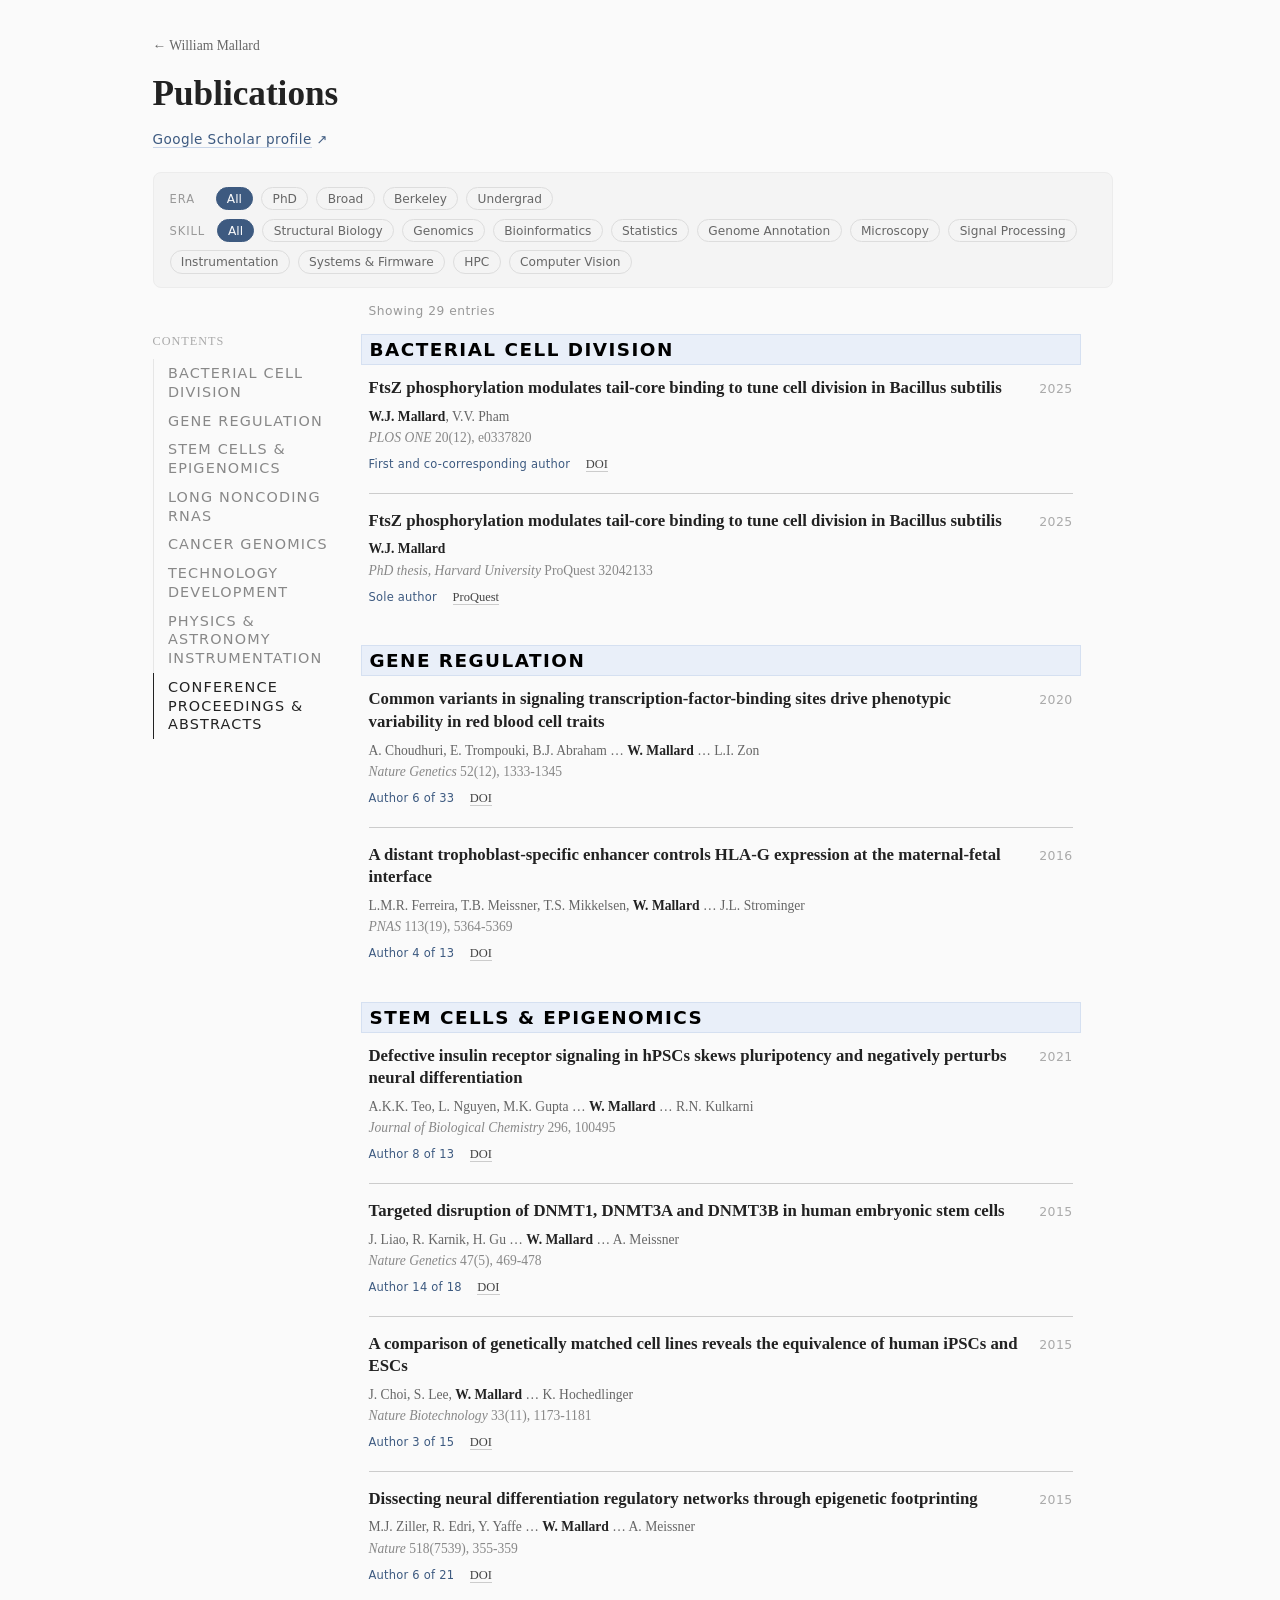
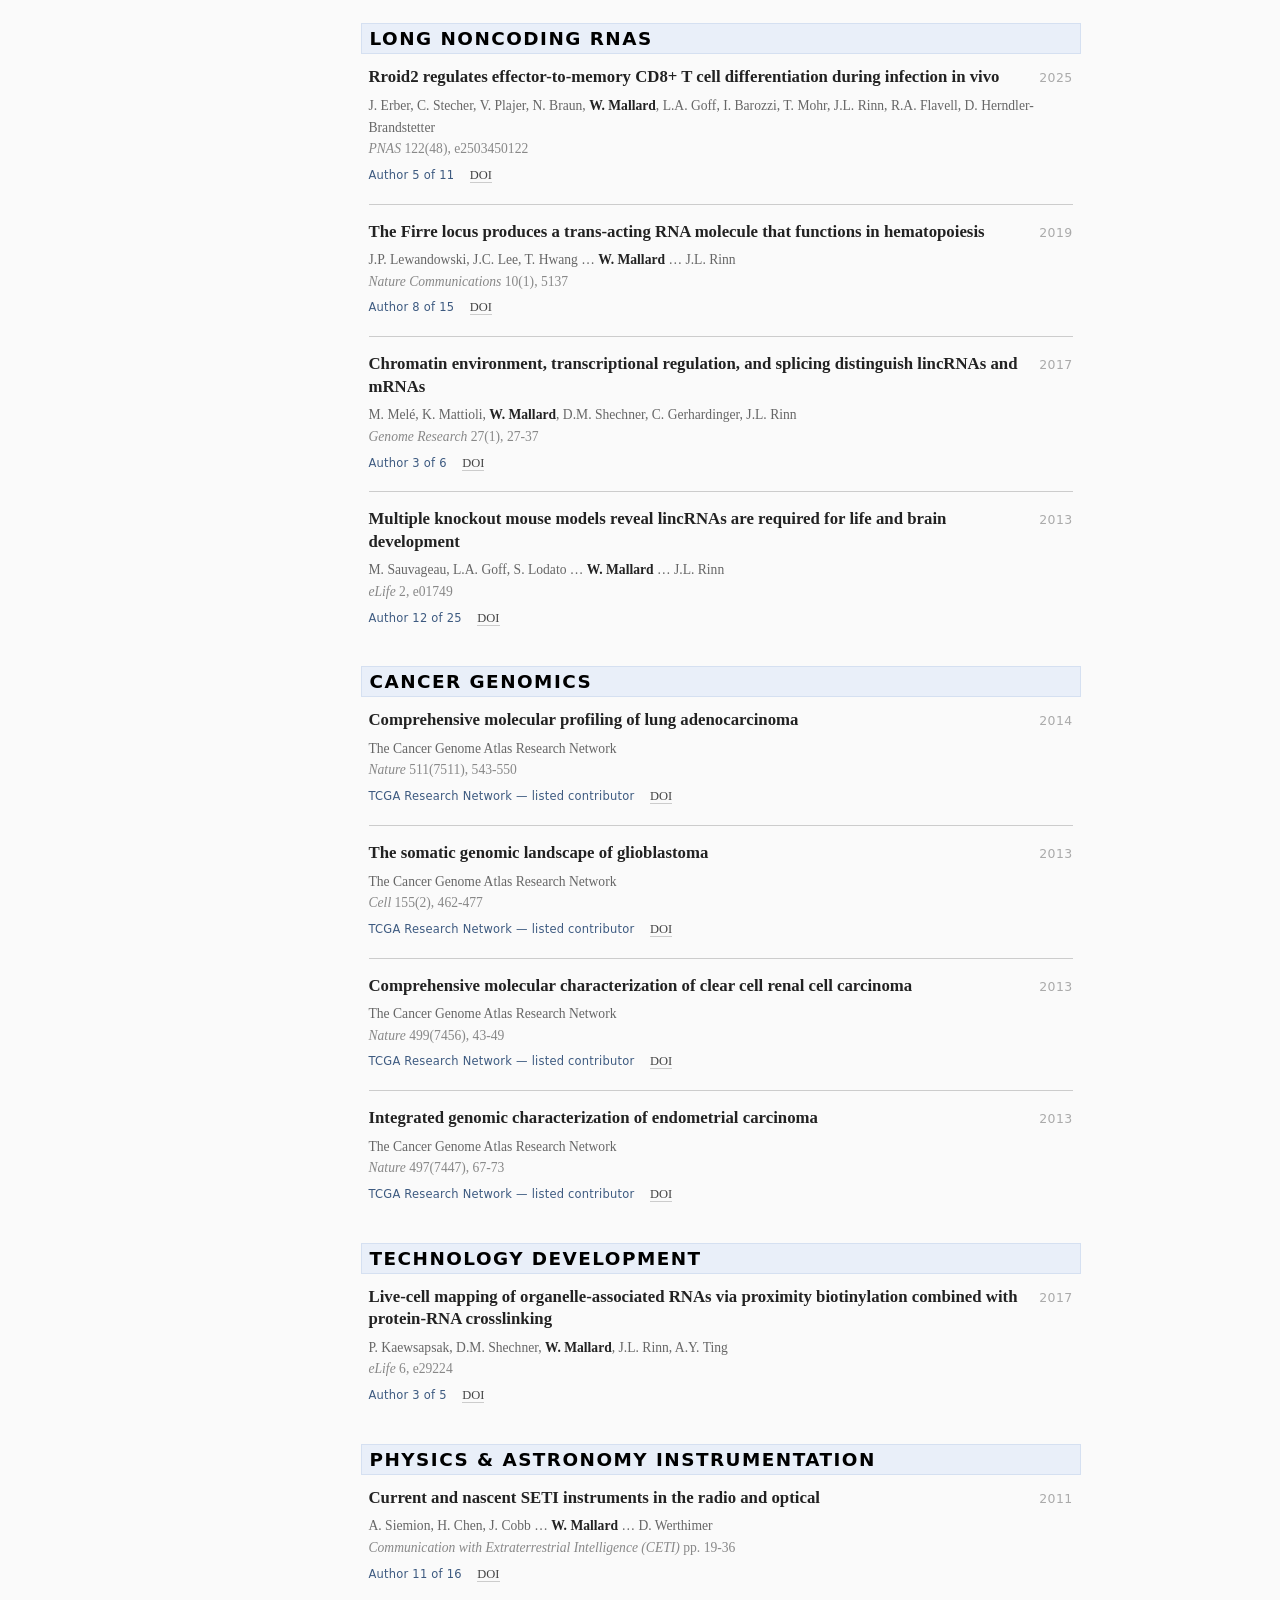
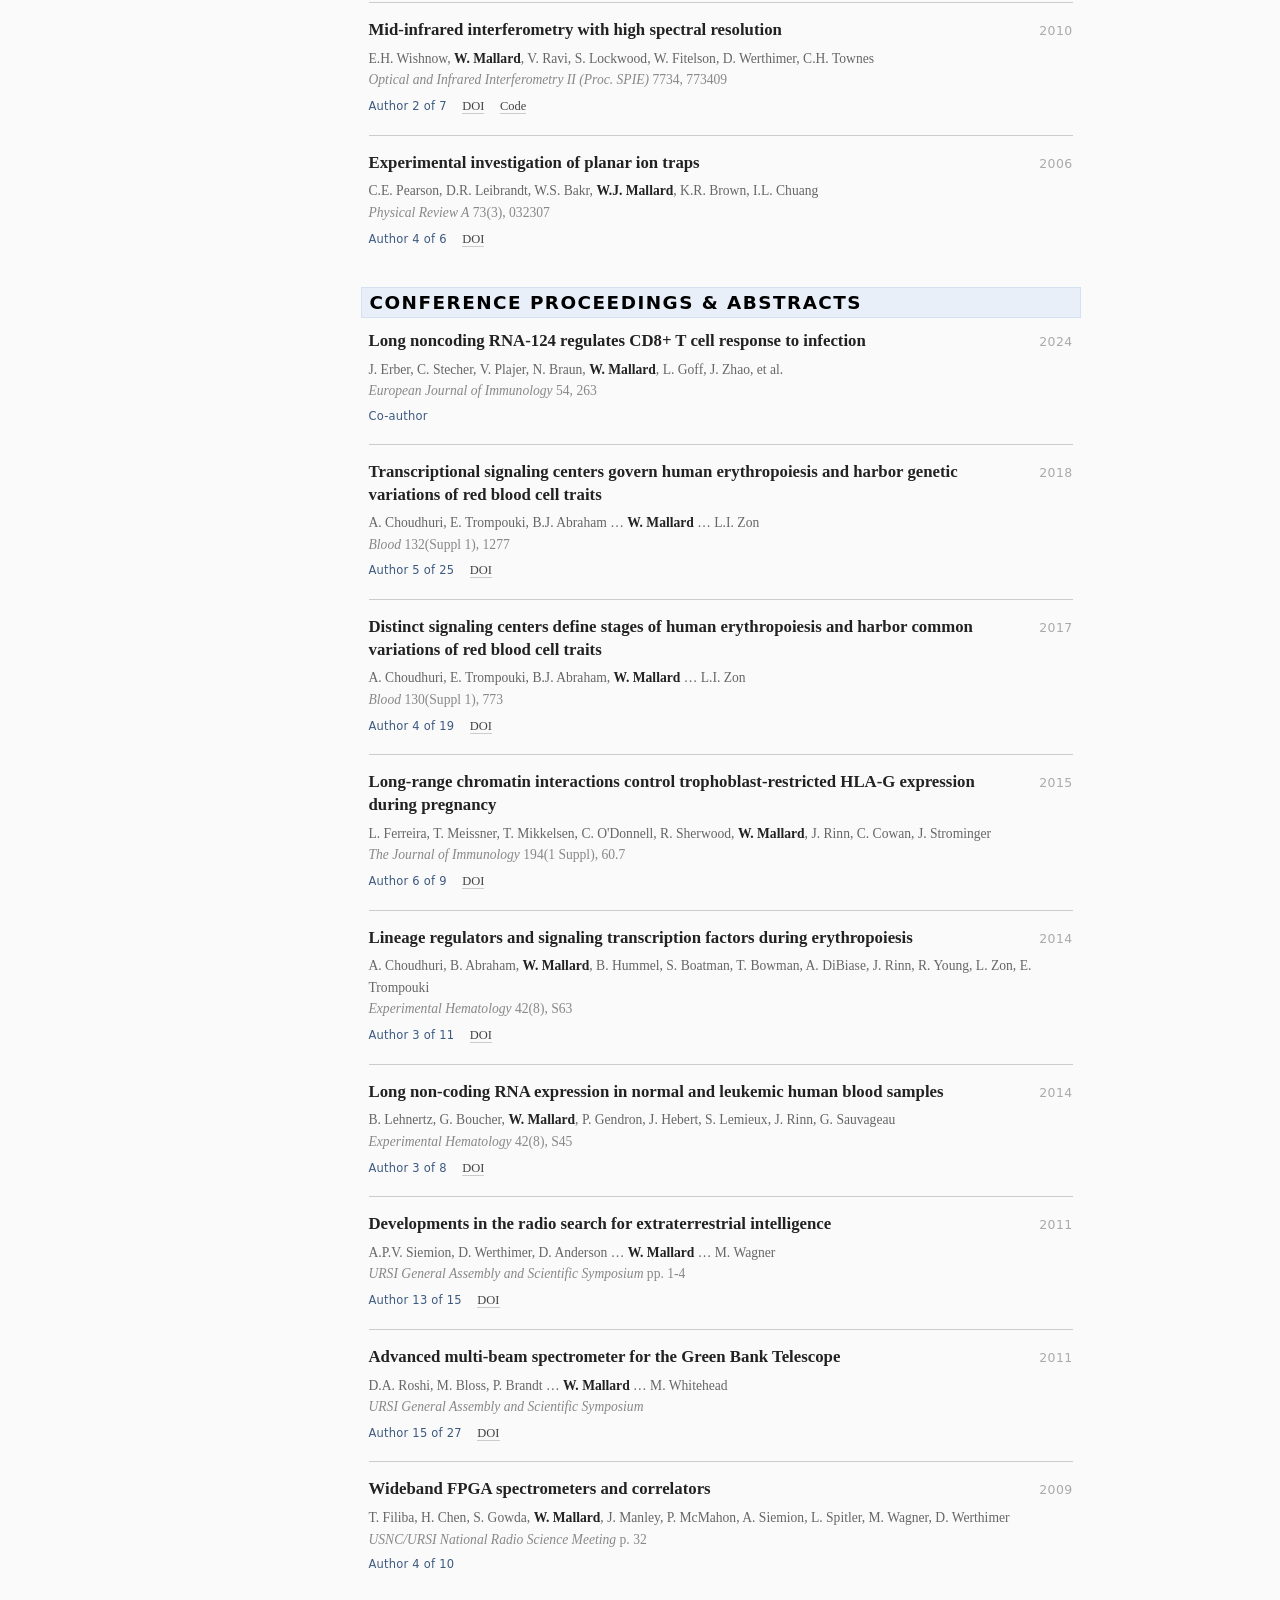
<file: publications.html>
<!DOCTYPE html>
<html lang="en">
<head>
  <meta charset="UTF-8">
  <meta name="viewport" content="width=device-width, initial-scale=1.0">
  <title>Publications</title>
  <link rel="icon" href="favicon.svg" type="image/svg+xml">
  <link rel="stylesheet" href="style.css">
  <style>
    html {
      scroll-behavior: smooth;
    }
    .wrap {
      /* Rail geometry lives here so the jump-nav column and anything that has to
         line up with the entry column (the status line) cannot drift apart. Both
         are in rem, not em: em would resolve against each consumer's own
         font-size, and .filter-status sets its own -- which silently shortened
         the indent and left the status line a few px adrift of the entries. */
      --rail: 11rem;
      --rail-gap: 2.5rem;
      max-width: 60em;
      margin: 0 auto;
      padding: 1em 0 14vh;
    }
    .back {
      margin-bottom: 1.25rem;
    }
    .title {
      color: #222;
      font-size: 2.2em;
      font-weight: 600;
      line-height: 1.15;
      margin-bottom: 1rem;
    }
    .sub {
      font-size: 0.85em;
      color: #999;
      margin-bottom: 1.5em;
    }

    /* Scholar-credited metrics line: the one number kept live off-site. */
    .metrics {
      display: flex;
      flex-wrap: wrap;
      align-items: baseline;
      gap: 0.4em 1.6em;
      margin-bottom: 0.75rem;
      font-family: ui-sans-serif, system-ui, -apple-system, "Segoe UI", Roboto, Helvetica, Arial, sans-serif;
      font-size: 0.8em;
    }
    .metrics .m-val {
      color: #222;
      font-weight: 600;
      font-size: 1.15em;
    }
    .metrics .m-lab {
      color: #999;
      text-transform: uppercase;
      letter-spacing: 0.08em;
      font-size: 0.85em;
    }
    .metrics .m-via {
      color: #bbb;
      margin-left: auto;
    }

    /* Scholar link: the accent colour and its own line carry it, not a button and
       not weight. The rule sits under the words only, so the out-arrow floats free
       of the underline. */
    .scholar-cta {
      display: inline-flex;
      align-items: baseline;
      gap: 0.35em;
      margin-bottom: 1.5rem;
      font-family: ui-sans-serif, system-ui, -apple-system, "Segoe UI", Roboto, Helvetica, Arial, sans-serif;
      font-size: 0.85em;
      letter-spacing: 0.03em;
      color: #3d5a80;
    }
    .scholar-cta .cta-label {
      border-bottom: 1px solid #c8d5e8;
    }
    .scholar-cta:hover,
    .scholar-cta:focus {
      color: #222;
    }
    .scholar-cta:hover .cta-label,
    .scholar-cta:focus .cta-label {
      border-bottom-color: #222;
    }
    .scholar-cta .cta-arrow {
      font-size: 0.95em;
      line-height: 1;
    }

    /* Filter chips: two rows (era + skill) */
    .filters {
      display: flex;
      flex-direction: column;
      gap: 0.55em;
      padding: 0.85em 1em;
      background: #f4f4f4;
      border: 1px solid #ececec;
      border-radius: 8px;
      margin-bottom: 1rem;
    }
    .filter-row {
      display: flex;
      flex-wrap: wrap;
      align-items: center;
      gap: 0.5em;
    }
    .filters-label {
      font-family: ui-sans-serif, system-ui, -apple-system, "Segoe UI", Roboto, Helvetica, Arial, sans-serif;
      font-size: 0.72em;
      text-transform: uppercase;
      letter-spacing: 0.08em;
      color: #999;
      margin-right: 0.3em;
      min-width: 3em;
    }
    .chip {
      font-family: ui-sans-serif, system-ui, -apple-system, "Segoe UI", Roboto, Helvetica, Arial, sans-serif;
      font-size: 0.76em;
      color: #666;
      background: none;
      border: 1px solid #ddd;
      border-radius: 999px;
      padding: 0.3em 0.85em;
      cursor: pointer;
    }
    .chip:hover {
      border-color: #999;
      color: #222;
    }
    .chip.active {
      background: #3d5a80;
      color: #fafafa;
      border-color: #3d5a80;
    }
    /* Always on: carries the entry count. The matched-filter labels and the clear
       button appear only once a filter is active -- on mobile, where the chips
       hide, they are the only filter cue. */
    .filter-status {
      display: flex;
      align-items: baseline;
      flex-wrap: wrap;
      gap: 0.6em;
      /* Indented past the jump-nav rail so it starts at the entry column, not at
         "Contents". */
      margin: 0 0 1rem calc(var(--rail) + var(--rail-gap));
      font-size: 0.85em;
      color: #666;
    }
    .filter-count {
      font-family: ui-sans-serif, system-ui, -apple-system, "Segoe UI", Roboto, Helvetica, Arial, sans-serif;
      font-size: 0.9em;
      letter-spacing: 0.04em;
      color: #999;
    }
    .filter-status-text,
    .filter-clear {
      display: none;
    }
    .filter-status.on .filter-status-text,
    .filter-status.on .filter-clear {
      display: inline;
    }
    .filter-status.on .filter-status-text::before {
      content: "·";
      color: #ccc;
      margin-right: 0.6em;
    }
    .filter-clear {
      font: inherit;
      color: #3d5a80;
      background: none;
      border: none;
      border-bottom: 1px solid currentColor;
      padding: 0;
      cursor: pointer;
    }
    .filter-clear:hover {
      color: #222;
    }

    /* Section body */
    .section-body {
      padding: 0.75em 0 2.25em;
    }

    /* Section jump-nav: left rail on desktop, hidden on mobile */
    .layout {
      display: flex;
      align-items: flex-start;
      gap: var(--rail-gap);
    }
    .toc {
      flex: 0 0 var(--rail);
      /* Flex items default to min-width:auto, which refuses to go narrower than
         the longest unbreakable word -- so a long section name silently widened
         this column past its basis, and hiding sections via the filter changed
         which word was longest, resizing the rail (and with it the entry column)
         on every chip click. min-width:0 makes the basis authoritative. */
      min-width: 0;
      position: sticky;
      top: 2em;
      font-size: 0.9em;
    }
    .toc-label {
      color: #aaa;
      text-transform: uppercase;
      letter-spacing: 0.08em;
      font-size: 0.85em;
      margin-bottom: 0.8em;
    }
    .toc ul {
      list-style: none;
      margin: 0;
      padding: 0;
      border-left: 1px solid #e6e6e6;
    }
    .toc a {
      display: block;
      /* Belt and braces: with min-width pinned, an over-long name would otherwise
         overhang into the gutter rather than widening the column. */
      overflow-wrap: break-word;
      padding: 0.35em 0 0.35em 1em;
      margin-left: -1px;
      border-left: 1px solid transparent;
      color: #888;
      line-height: 1.3;
      font-family: ui-sans-serif, system-ui, -apple-system, "Segoe UI", Roboto, Helvetica, Arial, sans-serif;
      text-transform: uppercase;
      letter-spacing: 0.08em;
    }
    .toc a:hover {
      color: #222;
    }
    .toc a.active {
      color: #222;
      border-left-color: #222;
    }
    .content {
      flex: 1 1 auto;
      min-width: 0;
      max-width: 44em;
    }

    .pub-section {
      scroll-margin-top: 1.5em;
    }
    .pub-section .s-head {
      font-weight: normal;
      font-size: 1em;
      display: flex;
      align-items: baseline;
      flex-wrap: wrap;
      gap: 0.2em 0.7em;
      margin: 0 -0.5em;
      padding: 0.25em 0.5em;
      background: #e9eff9;
      border: 1px solid #d5e0f1;
    }
    .pub-section .s-title {
      font-family: ui-sans-serif, system-ui, -apple-system, "Segoe UI", Roboto, Helvetica, Arial, sans-serif;
      font-size: 1.15em;
      font-weight: 600;
      text-transform: uppercase;
      letter-spacing: 0.08em;
      color: #000;
    }

    @media (max-width: 720px) {
      .filters,
      .toc {
        display: none;
      }
      .layout {
        display: block;
      }
      .content {
        max-width: none;
      }
      /* No rail to clear once the jump-nav is hidden. */
      .filter-status {
        margin-left: 0;
      }
    }

    .pub {
      padding-bottom: 1em;
      border-bottom: 1px solid #ccc;
      margin-bottom: 1em;
    }
    .pub:last-child,
    .pub.no-divider {
      padding-bottom: 0;
      border-bottom: none;
      margin-bottom: 0;
    }
    .pub-head {
      display: flex;
      align-items: baseline;
      flex-wrap: wrap;
      gap: 0.2em 0.8em;
    }
    .pub h3 {
      color: #222;
      font-size: 1.05em;
      font-weight: 600;
      line-height: 1.35;
      margin: 0 0 0.35em;
      flex: 1 1 20em;
    }
    .pub h3 a {
      color: #222;
    }
    .pub h3 a:hover {
      color: #000;
      text-decoration: underline;
      text-underline-offset: 2px;
      text-decoration-color: #bbb;
    }
    .pub-year {
      margin-left: auto;
      font-family: ui-sans-serif, system-ui, -apple-system, "Segoe UI", Roboto, Helvetica, Arial, sans-serif;
      font-size: 0.78em;
      color: #aaa;
      letter-spacing: 0.03em;
      white-space: nowrap;
    }
    .pub-authors {
      font-size: 0.85em;
      line-height: 1.6;
      color: #666;
      margin: 0 0 0.2em;
    }
    .pub-authors strong {
      color: #222;
      font-weight: 600;
    }
    .pub-venue {
      font-size: 0.85em;
      color: #888;
      margin: 0 0 0.5em;
    }
    .meta {
      display: flex;
      align-items: baseline;
      flex-wrap: wrap;
      gap: 0.2em 1.25em;
      font-size: 0.78em;
      color: #999;
      line-height: 1.9;
    }
    /* The author-position badge — the reason this page exists alongside Scholar. */
    .pub-role {
      font-family: ui-sans-serif, system-ui, -apple-system, "Segoe UI", Roboto, Helvetica, Arial, sans-serif;
      font-size: 0.92em;
      color: #3d5a80;
      letter-spacing: 0.02em;
    }
    .meta .links a {
      color: #444;
      border-bottom: 1px solid #ccc;
    }
    .meta .links a:hover {
      color: #222;
      border-bottom-color: #222;
    }
    .meta .links a:not(:last-child) {
      margin-right: 1.25em;
    }
  </style>
  <script data-goatcounter="https://stats.wjmallard.net/count"
          async src="//stats.wjmallard.net/count.js"></script>
</head>
<body>
  <div class="wrap">
    <a class="back" href="./">← William Mallard</a>
    <div class="title">Publications</div>

    <a class="scholar-cta" href="https://scholar.google.com/citations?user=nspsptcAAAAJ"><span class="cta-label">Google Scholar profile</span><span class="cta-arrow">&#8599;</span></a>

    <div class="filters">
      <div class="filter-row">
        <span class="filters-label">Era</span>
        <button class="chip active" data-dim="era" data-val="all">All</button>
        <button class="chip" data-dim="era" data-val="phd">PhD</button>
        <button class="chip" data-dim="era" data-val="broad">Broad</button>
        <button class="chip" data-dim="era" data-val="berkeley">Berkeley</button>
        <button class="chip" data-dim="era" data-val="undergrad">Undergrad</button>
      </div>
      <div class="filter-row">
        <span class="filters-label">Skill</span>
        <button class="chip active" data-dim="skill" data-val="all">All</button>
        <button class="chip" data-dim="skill" data-val="structbio">Structural Biology</button>
        <button class="chip" data-dim="skill" data-val="genomics">Genomics</button>
        <button class="chip" data-dim="skill" data-val="bioinfo">Bioinformatics</button>
        <button class="chip" data-dim="skill" data-val="stats">Statistics</button>
        <button class="chip" data-dim="skill" data-val="annotation">Genome Annotation</button>
        <button class="chip" data-dim="skill" data-val="microscopy">Microscopy</button>
        <button class="chip" data-dim="skill" data-val="signal">Signal Processing</button>
        <button class="chip" data-dim="skill" data-val="instrument">Instrumentation</button>
        <button class="chip" data-dim="skill" data-val="systems">Systems &amp; Firmware</button>
        <button class="chip" data-dim="skill" data-val="hpc">HPC</button>
        <button class="chip" data-dim="skill" data-val="cv">Computer Vision</button>
      </div>
    </div>

    <div class="filter-status">
      <span class="filter-count"></span>
      <span class="filter-status-text"></span>
      <button class="filter-clear" type="button">show all</button>
    </div>

    <div class="layout">
      <nav class="toc">
        <div class="toc-label">Contents</div>
        <ul>
        <li><a href="#bacterial-cell-division" data-sec="bacterial-cell-division">Bacterial Cell Division</a></li>
        <li><a href="#gene-regulation" data-sec="gene-regulation">Gene Regulation</a></li>
        <li><a href="#stem-cells-epigenomics" data-sec="stem-cells-epigenomics">Stem Cells &amp; Epigenomics</a></li>
        <li><a href="#long-noncoding-rnas" data-sec="long-noncoding-rnas">Long Noncoding RNAs</a></li>
        <li><a href="#cancer-genomics" data-sec="cancer-genomics">Cancer Genomics</a></li>
        <li><a href="#technology-development" data-sec="technology-development">Technology Development</a></li>
        <li><a href="#physics-astronomy-instrumentation" data-sec="physics-astronomy-instrumentation">Physics &amp; Astronomy Instrumentation</a></li>
        <li><a href="#conference-proceedings-abstracts" data-sec="conference-proceedings-abstracts">Conference Proceedings &amp; Abstracts</a></li>
        </ul>
      </nav>
      <div class="content">

    <section class="pub-section" id="bacterial-cell-division">
      <h2 class="s-head"><span class="s-title">Bacterial Cell Division</span></h2>
      <div class="section-body">

        <div class="pub" id="ftsz-phosphorylation-modulates-tail-core-binding-to-tune-cell-division-in-bacillus-subtilis" data-themes="structbio bioinfo stats microscopy hpc cv" data-era="phd">
          <div class="pub-head">
            <h3><a href="https://doi.org/10.1371/journal.pone.0337820">FtsZ phosphorylation modulates tail-core binding to tune cell division in Bacillus subtilis</a></h3>
            <span class="pub-year">2025</span>
          </div>
          <p class="pub-authors"><strong>W.J. Mallard</strong>, V.V. Pham</p>
          <p class="pub-venue"><em>PLOS ONE</em> 20(12), e0337820</p>
          <div class="meta">
            <span class="pub-role">First and co-corresponding author</span>
            <div class="links"><a href="https://doi.org/10.1371/journal.pone.0337820">DOI</a></div>
          </div>
        </div>

        <div class="pub" id="ftsz-phd-thesis" data-themes="structbio bioinfo stats microscopy hpc cv" data-era="phd">
          <div class="pub-head">
            <h3>FtsZ phosphorylation modulates tail-core binding to tune cell division in Bacillus subtilis</h3>
            <span class="pub-year">2025</span>
          </div>
          <p class="pub-authors"><strong>W.J. Mallard</strong></p>
          <p class="pub-venue"><em>PhD thesis, Harvard University</em> ProQuest 32042133</p>
          <div class="meta">
            <span class="pub-role">Sole author</span>
            <div class="links"><a href="https://www.proquest.com/docview/3216865596">ProQuest</a></div>
          </div>
        </div>

      </div>
    </section>

    <section class="pub-section" id="gene-regulation">
      <h2 class="s-head"><span class="s-title">Gene Regulation</span></h2>
      <div class="section-body">

        <div class="pub" id="common-variants-in-signaling-transcription-factor-binding-sites-drive-phenotypic-variability-in-red-blood-cell-traits" data-themes="genomics bioinfo stats annotation hpc" data-era="broad">
          <div class="pub-head">
            <h3><a href="https://doi.org/10.1038/s41588-020-00738-2">Common variants in signaling transcription-factor-binding sites drive phenotypic variability in red blood cell traits</a></h3>
            <span class="pub-year">2020</span>
          </div>
          <p class="pub-authors">A. Choudhuri, E. Trompouki, B.J. Abraham &hellip; <strong>W. Mallard</strong> &hellip; L.I. Zon</p>
          <p class="pub-venue"><em>Nature Genetics</em> 52(12), 1333-1345</p>
          <div class="meta">
            <span class="pub-role">Author 6 of 33</span>
            <div class="links"><a href="https://doi.org/10.1038/s41588-020-00738-2">DOI</a></div>
          </div>
        </div>

        <div class="pub" id="a-distant-trophoblast-specific-enhancer-controls-hla-g-expression-at-the-maternal-fetal-interface" data-themes="genomics bioinfo stats hpc" data-era="broad">
          <div class="pub-head">
            <h3><a href="https://doi.org/10.1073/pnas.1602886113">A distant trophoblast-specific enhancer controls HLA-G expression at the maternal-fetal interface</a></h3>
            <span class="pub-year">2016</span>
          </div>
          <p class="pub-authors">L.M.R. Ferreira, T.B. Meissner, T.S. Mikkelsen, <strong>W. Mallard</strong> &hellip; J.L. Strominger</p>
          <p class="pub-venue"><em>PNAS</em> 113(19), 5364-5369</p>
          <div class="meta">
            <span class="pub-role">Author 4 of 13</span>
            <div class="links"><a href="https://doi.org/10.1073/pnas.1602886113">DOI</a></div>
          </div>
        </div>

      </div>
    </section>

    <section class="pub-section" id="stem-cells-epigenomics">
      <h2 class="s-head"><span class="s-title">Stem Cells &amp; Epigenomics</span></h2>
      <div class="section-body">

        <div class="pub" id="defective-insulin-receptor-signaling-in-hpscs-skews-pluripotency-and-negatively-perturbs-neural-differentiation" data-themes="genomics bioinfo hpc" data-era="broad">
          <div class="pub-head">
            <h3><a href="https://doi.org/10.1016/j.jbc.2021.100495">Defective insulin receptor signaling in hPSCs skews pluripotency and negatively perturbs neural differentiation</a></h3>
            <span class="pub-year">2021</span>
          </div>
          <p class="pub-authors">A.K.K. Teo, L. Nguyen, M.K. Gupta &hellip; <strong>W. Mallard</strong> &hellip; R.N. Kulkarni</p>
          <p class="pub-venue"><em>Journal of Biological Chemistry</em> 296, 100495</p>
          <div class="meta">
            <span class="pub-role">Author 8 of 13</span>
            <div class="links"><a href="https://doi.org/10.1016/j.jbc.2021.100495">DOI</a></div>
          </div>
        </div>

        <div class="pub" id="targeted-disruption-of-dnmt1-dnmt3a-and-dnmt3b-in-human-embryonic-stem-cells" data-themes="genomics bioinfo hpc" data-era="broad">
          <div class="pub-head">
            <h3><a href="https://doi.org/10.1038/ng.3258">Targeted disruption of DNMT1, DNMT3A and DNMT3B in human embryonic stem cells</a></h3>
            <span class="pub-year">2015</span>
          </div>
          <p class="pub-authors">J. Liao, R. Karnik, H. Gu &hellip; <strong>W. Mallard</strong> &hellip; A. Meissner</p>
          <p class="pub-venue"><em>Nature Genetics</em> 47(5), 469-478</p>
          <div class="meta">
            <span class="pub-role">Author 14 of 18</span>
            <div class="links"><a href="https://doi.org/10.1038/ng.3258">DOI</a></div>
          </div>
        </div>

        <div class="pub" id="a-comparison-of-genetically-matched-cell-lines-reveals-the-equivalence-of-human-ipscs-and-escs" data-themes="genomics bioinfo stats hpc" data-era="broad">
          <div class="pub-head">
            <h3><a href="https://doi.org/10.1038/nbt.3388">A comparison of genetically matched cell lines reveals the equivalence of human iPSCs and ESCs</a></h3>
            <span class="pub-year">2015</span>
          </div>
          <p class="pub-authors">J. Choi, S. Lee, <strong>W. Mallard</strong> &hellip; K. Hochedlinger</p>
          <p class="pub-venue"><em>Nature Biotechnology</em> 33(11), 1173-1181</p>
          <div class="meta">
            <span class="pub-role">Author 3 of 15</span>
            <div class="links"><a href="https://doi.org/10.1038/nbt.3388">DOI</a></div>
          </div>
        </div>

        <div class="pub" id="dissecting-neural-differentiation-regulatory-networks-through-epigenetic-footprinting" data-themes="genomics bioinfo hpc" data-era="broad">
          <div class="pub-head">
            <h3><a href="https://doi.org/10.1038/nature13990">Dissecting neural differentiation regulatory networks through epigenetic footprinting</a></h3>
            <span class="pub-year">2015</span>
          </div>
          <p class="pub-authors">M.J. Ziller, R. Edri, Y. Yaffe &hellip; <strong>W. Mallard</strong> &hellip; A. Meissner</p>
          <p class="pub-venue"><em>Nature</em> 518(7539), 355-359</p>
          <div class="meta">
            <span class="pub-role">Author 6 of 21</span>
            <div class="links"><a href="https://doi.org/10.1038/nature13990">DOI</a></div>
          </div>
        </div>

      </div>
    </section>

    <section class="pub-section" id="long-noncoding-rnas">
      <h2 class="s-head"><span class="s-title">Long Noncoding RNAs</span></h2>
      <div class="section-body">

        <div class="pub" id="rroid2-regulates-effector-to-memory-cd8-t-cell-differentiation-during-infection-in-vivo" data-themes="genomics bioinfo annotation hpc" data-era="broad">
          <div class="pub-head">
            <h3><a href="https://doi.org/10.1073/pnas.2503450122">Rroid2 regulates effector-to-memory CD8+ T cell differentiation during infection in vivo</a></h3>
            <span class="pub-year">2025</span>
          </div>
          <p class="pub-authors">J. Erber, C. Stecher, V. Plajer, N. Braun, <strong>W. Mallard</strong>, L.A. Goff, I. Barozzi, T. Mohr, J.L. Rinn, R.A. Flavell, D. Herndler-Brandstetter</p>
          <p class="pub-venue"><em>PNAS</em> 122(48), e2503450122</p>
          <div class="meta">
            <span class="pub-role">Author 5 of 11</span>
            <div class="links"><a href="https://doi.org/10.1073/pnas.2503450122">DOI</a></div>
          </div>
        </div>

        <div class="pub" id="the-firre-locus-produces-a-trans-acting-rna-molecule-that-functions-in-hematopoiesis" data-themes="genomics bioinfo stats hpc" data-era="broad">
          <div class="pub-head">
            <h3><a href="https://doi.org/10.1038/s41467-019-12970-4">The Firre locus produces a trans-acting RNA molecule that functions in hematopoiesis</a></h3>
            <span class="pub-year">2019</span>
          </div>
          <p class="pub-authors">J.P. Lewandowski, J.C. Lee, T. Hwang &hellip; <strong>W. Mallard</strong> &hellip; J.L. Rinn</p>
          <p class="pub-venue"><em>Nature Communications</em> 10(1), 5137</p>
          <div class="meta">
            <span class="pub-role">Author 8 of 15</span>
            <div class="links"><a href="https://doi.org/10.1038/s41467-019-12970-4">DOI</a></div>
          </div>
        </div>

        <div class="pub" id="chromatin-environment-transcriptional-regulation-and-splicing-distinguish-lincrnas-and-mrnas" data-themes="genomics bioinfo stats annotation hpc" data-era="broad">
          <div class="pub-head">
            <h3><a href="https://doi.org/10.1101/gr.214205.116">Chromatin environment, transcriptional regulation, and splicing distinguish lincRNAs and mRNAs</a></h3>
            <span class="pub-year">2017</span>
          </div>
          <p class="pub-authors">M. Melé, K. Mattioli, <strong>W. Mallard</strong>, D.M. Shechner, C. Gerhardinger, J.L. Rinn</p>
          <p class="pub-venue"><em>Genome Research</em> 27(1), 27-37</p>
          <div class="meta">
            <span class="pub-role">Author 3 of 6</span>
            <div class="links"><a href="https://doi.org/10.1101/gr.214205.116">DOI</a></div>
          </div>
        </div>

        <div class="pub" id="multiple-knockout-mouse-models-reveal-lincrnas-are-required-for-life-and-brain-development" data-themes="genomics bioinfo annotation hpc" data-era="broad">
          <div class="pub-head">
            <h3><a href="https://doi.org/10.7554/eLife.01749">Multiple knockout mouse models reveal lincRNAs are required for life and brain development</a></h3>
            <span class="pub-year">2013</span>
          </div>
          <p class="pub-authors">M. Sauvageau, L.A. Goff, S. Lodato &hellip; <strong>W. Mallard</strong> &hellip; J.L. Rinn</p>
          <p class="pub-venue"><em>eLife</em> 2, e01749</p>
          <div class="meta">
            <span class="pub-role">Author 12 of 25</span>
            <div class="links"><a href="https://doi.org/10.7554/eLife.01749">DOI</a></div>
          </div>
        </div>

      </div>
    </section>

    <section class="pub-section" id="cancer-genomics">
      <h2 class="s-head"><span class="s-title">Cancer Genomics</span></h2>
      <div class="section-body">

        <div class="pub" id="comprehensive-molecular-profiling-of-lung-adenocarcinoma" data-themes="genomics hpc" data-era="broad">
          <div class="pub-head">
            <h3><a href="https://doi.org/10.1038/nature13385">Comprehensive molecular profiling of lung adenocarcinoma</a></h3>
            <span class="pub-year">2014</span>
          </div>
          <p class="pub-authors">The Cancer Genome Atlas Research Network</p>
          <p class="pub-venue"><em>Nature</em> 511(7511), 543-550</p>
          <div class="meta">
            <span class="pub-role">TCGA Research Network &mdash; listed contributor</span>
            <div class="links"><a href="https://doi.org/10.1038/nature13385">DOI</a></div>
          </div>
        </div>

        <div class="pub" id="the-somatic-genomic-landscape-of-glioblastoma" data-themes="genomics hpc" data-era="broad">
          <div class="pub-head">
            <h3><a href="https://doi.org/10.1016/j.cell.2013.09.034">The somatic genomic landscape of glioblastoma</a></h3>
            <span class="pub-year">2013</span>
          </div>
          <p class="pub-authors">The Cancer Genome Atlas Research Network</p>
          <p class="pub-venue"><em>Cell</em> 155(2), 462-477</p>
          <div class="meta">
            <span class="pub-role">TCGA Research Network &mdash; listed contributor</span>
            <div class="links"><a href="https://doi.org/10.1016/j.cell.2013.09.034">DOI</a></div>
          </div>
        </div>

        <div class="pub" id="comprehensive-molecular-characterization-of-clear-cell-renal-cell-carcinoma" data-themes="genomics hpc" data-era="broad">
          <div class="pub-head">
            <h3><a href="https://doi.org/10.1038/nature12222">Comprehensive molecular characterization of clear cell renal cell carcinoma</a></h3>
            <span class="pub-year">2013</span>
          </div>
          <p class="pub-authors">The Cancer Genome Atlas Research Network</p>
          <p class="pub-venue"><em>Nature</em> 499(7456), 43-49</p>
          <div class="meta">
            <span class="pub-role">TCGA Research Network &mdash; listed contributor</span>
            <div class="links"><a href="https://doi.org/10.1038/nature12222">DOI</a></div>
          </div>
        </div>

        <div class="pub" id="integrated-genomic-characterization-of-endometrial-carcinoma" data-themes="genomics hpc" data-era="broad">
          <div class="pub-head">
            <h3><a href="https://doi.org/10.1038/nature12113">Integrated genomic characterization of endometrial carcinoma</a></h3>
            <span class="pub-year">2013</span>
          </div>
          <p class="pub-authors">The Cancer Genome Atlas Research Network</p>
          <p class="pub-venue"><em>Nature</em> 497(7447), 67-73</p>
          <div class="meta">
            <span class="pub-role">TCGA Research Network &mdash; listed contributor</span>
            <div class="links"><a href="https://doi.org/10.1038/nature12113">DOI</a></div>
          </div>
        </div>

      </div>
    </section>

    <section class="pub-section" id="technology-development">
      <h2 class="s-head"><span class="s-title">Technology Development</span></h2>
      <div class="section-body">

        <div class="pub" id="live-cell-mapping-of-organelle-associated-rnas-via-proximity-biotinylation-combined-with-protein-rna-crosslinking" data-themes="genomics bioinfo stats hpc" data-era="broad">
          <div class="pub-head">
            <h3><a href="https://doi.org/10.7554/eLife.29224">Live-cell mapping of organelle-associated RNAs via proximity biotinylation combined with protein-RNA crosslinking</a></h3>
            <span class="pub-year">2017</span>
          </div>
          <p class="pub-authors">P. Kaewsapsak, D.M. Shechner, <strong>W. Mallard</strong>, J.L. Rinn, A.Y. Ting</p>
          <p class="pub-venue"><em>eLife</em> 6, e29224</p>
          <div class="meta">
            <span class="pub-role">Author 3 of 5</span>
            <div class="links"><a href="https://doi.org/10.7554/eLife.29224">DOI</a></div>
          </div>
        </div>

      </div>
    </section>

    <section class="pub-section" id="physics-astronomy-instrumentation">
      <h2 class="s-head"><span class="s-title">Physics &amp; Astronomy Instrumentation</span></h2>
      <div class="section-body">

        <div class="pub" id="current-and-nascent-seti-instruments-in-the-radio-and-optical" data-themes="signal instrument systems" data-era="berkeley">
          <div class="pub-head">
            <h3><a href="https://doi.org/10.2307/jj.18254198.7">Current and nascent SETI instruments in the radio and optical</a></h3>
            <span class="pub-year">2011</span>
          </div>
          <p class="pub-authors">A. Siemion, H. Chen, J. Cobb &hellip; <strong>W. Mallard</strong> &hellip; D. Werthimer</p>
          <p class="pub-venue"><em>Communication with Extraterrestrial Intelligence (CETI)</em> pp. 19-36</p>
          <div class="meta">
            <span class="pub-role">Author 11 of 16</span>
            <div class="links"><a href="https://doi.org/10.2307/jj.18254198.7">DOI</a></div>
          </div>
        </div>

        <div class="pub" id="mid-infrared-interferometry-with-high-spectral-resolution" data-themes="signal instrument systems" data-era="berkeley">
          <div class="pub-head">
            <h3><a href="https://doi.org/10.1117/12.857656">Mid-infrared interferometry with high spectral resolution</a></h3>
            <span class="pub-year">2010</span>
          </div>
          <p class="pub-authors">E.H. Wishnow, <strong>W. Mallard</strong>, V. Ravi, S. Lockwood, W. Fitelson, D. Werthimer, C.H. Townes</p>
          <p class="pub-venue"><em>Optical and Infrared Interferometry II (Proc. SPIE)</em> 7734, 773409</p>
          <div class="meta">
            <span class="pub-role">Author 2 of 7</span>
            <div class="links"><a href="https://doi.org/10.1117/12.857656">DOI</a><a href="https://github.com/wjmallard/isi-digital-backend">Code</a></div>
          </div>
        </div>

        <div class="pub" id="experimental-investigation-of-planar-ion-traps" data-themes="instrument systems" data-era="undergrad">
          <div class="pub-head">
            <h3><a href="https://doi.org/10.1103/PhysRevA.73.032307">Experimental investigation of planar ion traps</a></h3>
            <span class="pub-year">2006</span>
          </div>
          <p class="pub-authors">C.E. Pearson, D.R. Leibrandt, W.S. Bakr, <strong>W.J. Mallard</strong>, K.R. Brown, I.L. Chuang</p>
          <p class="pub-venue"><em>Physical Review A</em> 73(3), 032307</p>
          <div class="meta">
            <span class="pub-role">Author 4 of 6</span>
            <div class="links"><a href="https://doi.org/10.1103/PhysRevA.73.032307">DOI</a></div>
          </div>
        </div>

      </div>
    </section>

    <section class="pub-section" id="conference-proceedings-abstracts">
      <h2 class="s-head"><span class="s-title">Conference Proceedings &amp; Abstracts</span></h2>
      <div class="section-body">

        <div class="pub" id="long-noncoding-rna-124-regulates-cd8-t-cell-response-to-infection" data-themes="genomics hpc" data-era="broad">
          <div class="pub-head">
            <h3>Long noncoding RNA-124 regulates CD8+ T cell response to infection</h3>
            <span class="pub-year">2024</span>
          </div>
          <p class="pub-authors">J. Erber, C. Stecher, V. Plajer, N. Braun, <strong>W. Mallard</strong>, L. Goff, J. Zhao, et al.</p>
          <p class="pub-venue"><em>European Journal of Immunology</em> 54, 263</p>
          <div class="meta">
            <span class="pub-role">Co-author</span>
          </div>
        </div>

        <div class="pub" id="transcriptional-signaling-centers-govern-human-erythropoiesis-and-harbor-genetic-variations-of-red-blood-cell-traits" data-themes="genomics hpc" data-era="broad">
          <div class="pub-head">
            <h3><a href="https://doi.org/10.1182/blood-2018-99-118637">Transcriptional signaling centers govern human erythropoiesis and harbor genetic variations of red blood cell traits</a></h3>
            <span class="pub-year">2018</span>
          </div>
          <p class="pub-authors">A. Choudhuri, E. Trompouki, B.J. Abraham &hellip; <strong>W. Mallard</strong> &hellip; L.I. Zon</p>
          <p class="pub-venue"><em>Blood</em> 132(Suppl 1), 1277</p>
          <div class="meta">
            <span class="pub-role">Author 5 of 25</span>
            <div class="links"><a href="https://doi.org/10.1182/blood-2018-99-118637">DOI</a></div>
          </div>
        </div>

        <div class="pub" id="distinct-signaling-centers-define-stages-of-human-erythropoiesis-and-harbor-common-variations-of-red-blood-cell-traits" data-themes="genomics hpc" data-era="broad">
          <div class="pub-head">
            <h3><a href="https://doi.org/10.1182/blood.V130.Suppl_1.773.773">Distinct signaling centers define stages of human erythropoiesis and harbor common variations of red blood cell traits</a></h3>
            <span class="pub-year">2017</span>
          </div>
          <p class="pub-authors">A. Choudhuri, E. Trompouki, B.J. Abraham, <strong>W. Mallard</strong> &hellip; L.I. Zon</p>
          <p class="pub-venue"><em>Blood</em> 130(Suppl 1), 773</p>
          <div class="meta">
            <span class="pub-role">Author 4 of 19</span>
            <div class="links"><a href="https://doi.org/10.1182/blood.V130.Suppl_1.773.773">DOI</a></div>
          </div>
        </div>

        <div class="pub" id="long-range-chromatin-interactions-control-trophoblast-restricted-hla-g-expression-during-pregnancy" data-themes="genomics hpc" data-era="broad">
          <div class="pub-head">
            <h3><a href="https://doi.org/10.4049/jimmunol.194.supp.60.7">Long-range chromatin interactions control trophoblast-restricted HLA-G expression during pregnancy</a></h3>
            <span class="pub-year">2015</span>
          </div>
          <p class="pub-authors">L. Ferreira, T. Meissner, T. Mikkelsen, C. O'Donnell, R. Sherwood, <strong>W. Mallard</strong>, J. Rinn, C. Cowan, J. Strominger</p>
          <p class="pub-venue"><em>The Journal of Immunology</em> 194(1 Suppl), 60.7</p>
          <div class="meta">
            <span class="pub-role">Author 6 of 9</span>
            <div class="links"><a href="https://doi.org/10.4049/jimmunol.194.supp.60.7">DOI</a></div>
          </div>
        </div>

        <div class="pub" id="lineage-regulators-and-signaling-transcription-factors-during-erythropoiesis" data-themes="genomics hpc" data-era="broad">
          <div class="pub-head">
            <h3><a href="https://doi.org/10.1016/j.exphem.2014.07.239">Lineage regulators and signaling transcription factors during erythropoiesis</a></h3>
            <span class="pub-year">2014</span>
          </div>
          <p class="pub-authors">A. Choudhuri, B. Abraham, <strong>W. Mallard</strong>, B. Hummel, S. Boatman, T. Bowman, A. DiBiase, J. Rinn, R. Young, L. Zon, E. Trompouki</p>
          <p class="pub-venue"><em>Experimental Hematology</em> 42(8), S63</p>
          <div class="meta">
            <span class="pub-role">Author 3 of 11</span>
            <div class="links"><a href="https://doi.org/10.1016/j.exphem.2014.07.239">DOI</a></div>
          </div>
        </div>

        <div class="pub" id="long-non-coding-rna-expression-in-normal-and-leukemic-human-blood-samples" data-themes="genomics annotation hpc" data-era="broad">
          <div class="pub-head">
            <h3><a href="https://doi.org/10.1016/j.exphem.2014.07.166">Long non-coding RNA expression in normal and leukemic human blood samples</a></h3>
            <span class="pub-year">2014</span>
          </div>
          <p class="pub-authors">B. Lehnertz, G. Boucher, <strong>W. Mallard</strong>, P. Gendron, J. Hebert, S. Lemieux, J. Rinn, G. Sauvageau</p>
          <p class="pub-venue"><em>Experimental Hematology</em> 42(8), S45</p>
          <div class="meta">
            <span class="pub-role">Author 3 of 8</span>
            <div class="links"><a href="https://doi.org/10.1016/j.exphem.2014.07.166">DOI</a></div>
          </div>
        </div>

        <div class="pub" id="developments-in-the-radio-search-for-extraterrestrial-intelligence" data-themes="signal instrument systems" data-era="berkeley">
          <div class="pub-head">
            <h3><a href="https://doi.org/10.1109/ursigass.2011.6051263">Developments in the radio search for extraterrestrial intelligence</a></h3>
            <span class="pub-year">2011</span>
          </div>
          <p class="pub-authors">A.P.V. Siemion, D. Werthimer, D. Anderson &hellip; <strong>W. Mallard</strong> &hellip; M. Wagner</p>
          <p class="pub-venue"><em>URSI General Assembly and Scientific Symposium</em> pp. 1-4</p>
          <div class="meta">
            <span class="pub-role">Author 13 of 15</span>
            <div class="links"><a href="https://doi.org/10.1109/ursigass.2011.6051263">DOI</a></div>
          </div>
        </div>

        <div class="pub" id="advanced-multi-beam-spectrometer-for-the-green-bank-telescope" data-themes="signal instrument systems" data-era="berkeley">
          <div class="pub-head">
            <h3><a href="https://doi.org/10.1109/ursigass.2011.6051280">Advanced multi-beam spectrometer for the Green Bank Telescope</a></h3>
            <span class="pub-year">2011</span>
          </div>
          <p class="pub-authors">D.A. Roshi, M. Bloss, P. Brandt &hellip; <strong>W. Mallard</strong> &hellip; M. Whitehead</p>
          <p class="pub-venue"><em>URSI General Assembly and Scientific Symposium</em></p>
          <div class="meta">
            <span class="pub-role">Author 15 of 27</span>
            <div class="links"><a href="https://doi.org/10.1109/ursigass.2011.6051280">DOI</a></div>
          </div>
        </div>

        <div class="pub" id="wideband-fpga-spectrometers-and-correlators" data-themes="signal instrument systems" data-era="berkeley">
          <div class="pub-head">
            <h3>Wideband FPGA spectrometers and correlators</h3>
            <span class="pub-year">2009</span>
          </div>
          <p class="pub-authors">T. Filiba, H. Chen, S. Gowda, <strong>W. Mallard</strong>, J. Manley, P. McMahon, A. Siemion, L. Spitler, M. Wagner, D. Werthimer</p>
          <p class="pub-venue"><em>USNC/URSI National Radio Science Meeting</em> p. 32</p>
          <div class="meta">
            <span class="pub-role">Author 4 of 10</span>
          </div>
        </div>

      </div>
    </section>

      </div>
    </div>

  </div>

  <script>
    // Two-dimensional filter: era (row 1) and skill (row 2), combined with AND.
    // Each row is single-select with its own "All". Sections (and their jump-nav
    // links) left with no visible entry are hidden. An inbound ?era=/?skill=
    // query -- e.g. a link from the Portfolio page -- is applied on load.
    const chips = document.querySelectorAll('.chip');
    const pubs = document.querySelectorAll('.pub');
    const sections = document.querySelectorAll('section.pub-section');
    const navLinks = document.querySelectorAll('.toc a');
    const navLinkFor = id => document.querySelector('.toc a[data-sec="' + id + '"]');
    const statusEl = document.querySelector('.filter-status');
    const statusTextEl = document.querySelector('.filter-status-text');
    const countEl = document.querySelector('.filter-count');
    const chipLabel = (dim, val) => {
      const c = document.querySelector('.chip[data-dim="' + dim + '"][data-val="' + val + '"]');
      return c ? c.textContent : val;
    };

    const active = { era: 'all', skill: 'all' };

    function apply() {
      pubs.forEach(p => {
        const okEra = active.era === 'all' || p.dataset.era === active.era;
        const okSkill = active.skill === 'all'
          || (p.dataset.themes || '').split(' ').includes(active.skill);
        p.style.display = (okEra && okSkill) ? '' : 'none';
      });
      sections.forEach(s => {
        const cards = [...s.querySelectorAll('.pub')];
        const vis = cards.filter(p => p.style.display !== 'none');
        s.style.display = vis.length ? '' : 'none';
        const link = navLinkFor(s.id);
        if (link) link.style.display = vis.length ? '' : 'none';
        // Drop the divider on the last entry still visible in this section.
        cards.forEach(p => p.classList.toggle('no-divider', p === vis[vis.length - 1]));
      });
      // "Showing 29 entries" while everything is visible, "Showing 12 of 29
      // entries" once something is hidden. Counts every entry, not just journal
      // papers: the thesis and the proceedings are in there too.
      const shown = [...pubs].filter(p => p.style.display !== 'none').length;
      const total = pubs.length;
      const noun = total === 1 ? 'entry' : 'entries';
      countEl.textContent = shown === total
        ? `Showing ${total} ${noun}`
        : `Showing ${shown} of ${total} ${noun}`;
      // Reflect the active filter in the status banner (the only cue on mobile).
      const labels = [];
      if (active.era !== 'all') labels.push(chipLabel('era', active.era));
      if (active.skill !== 'all') labels.push(chipLabel('skill', active.skill));
      statusTextEl.textContent = labels.join(' · ');
      statusEl.classList.toggle('on', labels.length > 0);
    }

    function select(dim, val) {
      active[dim] = val;
      chips.forEach(c => {
        if (c.dataset.dim === dim) c.classList.toggle('active', c.dataset.val === val);
      });
      apply();
    }

    chips.forEach(chip => chip.addEventListener('click',
      () => select(chip.dataset.dim, chip.dataset.val)));

    document.querySelector('.filter-clear').addEventListener('click', () => {
      select('era', 'all');
      select('skill', 'all');
    });

    // Apply any ?era=/?skill= filter from the URL on load.
    const params = new URLSearchParams(location.search);
    ['era', 'skill'].forEach(dim => {
      const val = params.get(dim);
      if (val && [...chips].some(c => c.dataset.dim === dim && c.dataset.val === val)) {
        select(dim, val);
      }
    });

    // Scroll-spy: highlight the jump-nav link for the section now in view.
    const spy = new IntersectionObserver(entries => {
      entries.forEach(entry => {
        if (!entry.isIntersecting) return;
        navLinks.forEach(a => a.classList.remove('active'));
        const link = navLinkFor(entry.target.id);
        if (link) link.classList.add('active');
      });
    }, { rootMargin: '-10% 0px -80% 0px', threshold: 0 });
    sections.forEach(s => spy.observe(s));

    apply();
  </script>
</body>
</html>
</file>
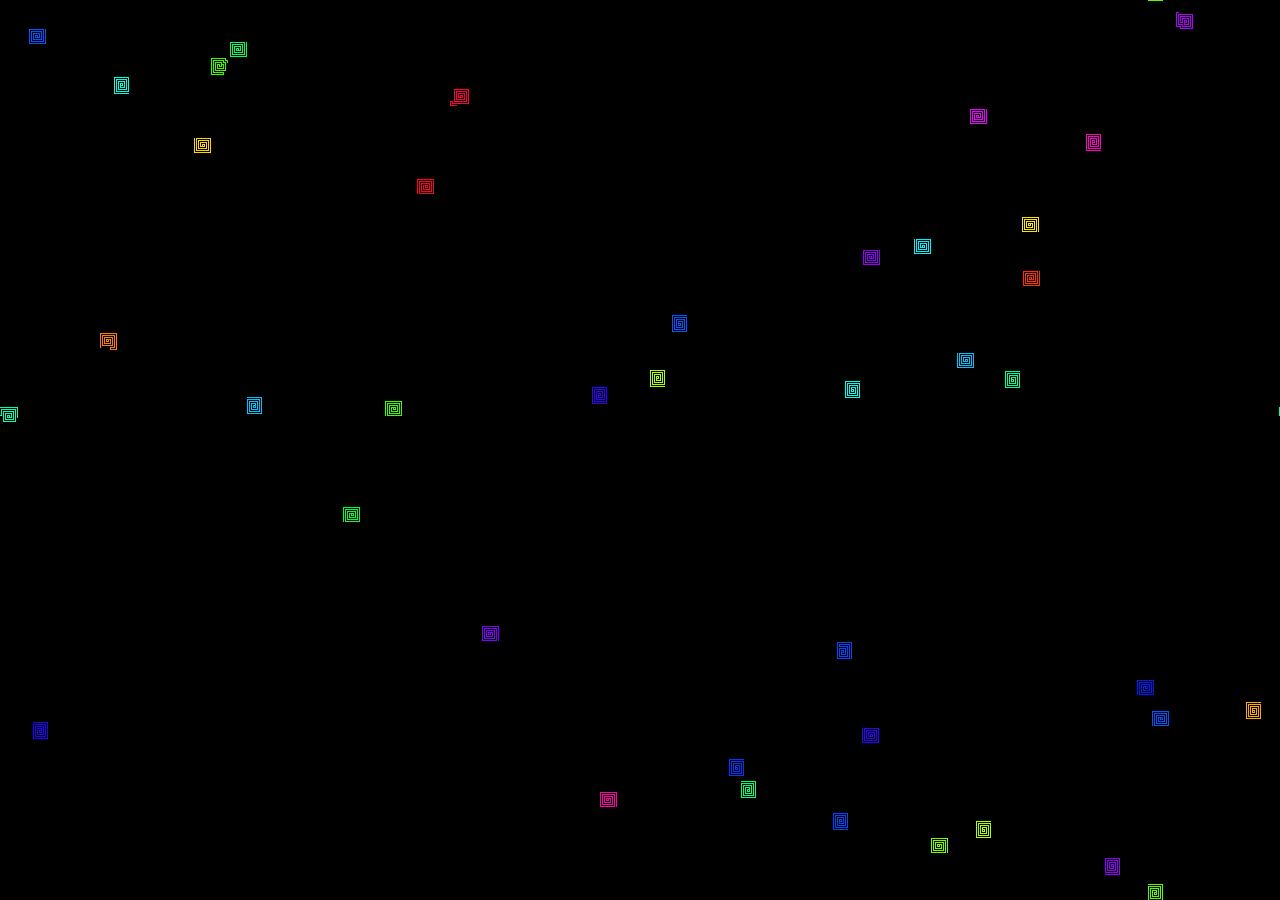
<file: squiral.html>
<!DOCTYPE html>
<html>
<head>
  <meta charset="utf-8">
  <title>squiral</title>
  <style>
    * { margin: 0; padding: 0; }
    html, body { width: 100%; height: 100%; overflow: hidden; background: black; }
    canvas { display: block; }
  </style>
</head>
<body>
  <canvas id="c"></canvas>
  <script>
    // squiral - port of xscreensaver hack by Jeff Epler (1999)
    // https://www.jwz.org/xscreensaver/

    const canvas = document.getElementById('c');
    const ctx = canvas.getContext('2d');

    // Configuration (matching original defaults)
    const config = {
      fill: 0.75,
      count: 0,          // 0 = auto (width/32)
      ncolors: 100,
      delay: 10,         // ms
      disorder: 0.005,
      handedness: 0.5,
      cycle: false,
      scale: 1,
      retinaScale: false   // if true, 3x scale on displays > 2560px
    };

    let width, height, scale;
    let grid;
    let worms;
    let cov;
    let inclear;
    let colors;
    let dirh, dirv;

    function mod(n, m) {
      return ((n % m) + m) % m;
    }

    function init() {
      scale = config.scale;
      if (config.retinaScale && (canvas.width > 2560 || canvas.height > 2560)) {
        scale *= 3;
      }

      width = Math.floor(canvas.width / scale);
      height = Math.floor(canvas.height / scale);

      dirh = [0, 1, 0, -1];
      dirv = [-1, 0, 1, 0];

      colors = [];
      for (let i = 0; i < config.ncolors; i++) {
        colors.push(`hsl(${(i * 360 / config.ncolors)}, 100%, 50%)`);
      }

      grid = new Uint8Array(width * height);

      let count = config.count || Math.floor(width / 32);
      count = Math.max(1, Math.min(1000, count));

      worms = [];
      for (let i = 0; i < count; i++) {
        worms.push({
          h: Math.floor(Math.random() * width),
          v: Math.floor(Math.random() * height),
          s: Math.floor(Math.random() * 4) + 4 * (Math.random() < config.handedness ? 1 : 0),
          c: Math.floor(Math.random() * config.ncolors),
          cc: config.cycle ? Math.floor(Math.random() * 3) + config.ncolors : 0
        });
      }

      cov = 0;
      inclear = height;
    }

    function resize() {
      canvas.width = window.innerWidth;
      canvas.height = window.innerHeight;
      ctx.fillStyle = 'black';
      ctx.fillRect(0, 0, canvas.width, canvas.height);
      init();
    }

    function isClear(x, y) {
      return grid[mod(y, height) * width + mod(x, width)] === 0;
    }

    function fill(x, y) {
      const cx = mod(x, width);
      const cy = mod(y, height);
      grid[cy * width + cx] = 1;
      ctx.fillRect(cx * scale, cy * scale, scale, scale);
      cov++;
    }

    function canMove(x, y, dx, dy) {
      return isClear(x + dx, y + dy) && isClear(x + dx * 2, y + dy * 2);
    }

    function doMove(w, dir) {
      const dx = dirh[dir];
      const dy = dirv[dir];
      fill(w.h + dx, w.v + dy);
      fill(w.h + dx * 2, w.v + dy * 2);
      w.h = mod(w.h + dx * 2, width);
      w.v = mod(w.v + dy * 2, height);
      return dir;
    }

    function doWorm(w) {
      let type = Math.floor(w.s / 4);
      let dir = w.s % 4;

      w.c = (w.c + w.cc) % config.ncolors;
      ctx.fillStyle = colors[w.c];

      if (Math.random() < config.disorder) {
        type = Math.random() < config.handedness ? 1 : 0;
      }

      const ccw = (dir + 3) % 4;
      const cw = (dir + 1) % 4;

      let newDir = dir;
      let moved = false;

      const tryOrder = type === 0 ? [ccw, dir, cw] : [cw, dir, ccw];

      for (const d of tryOrder) {
        if (canMove(w.h, w.v, dirh[d], dirv[d])) {
          newDir = doMove(w, d);
          moved = true;
          break;
        }
      }

      if (!moved) {
        w.h = Math.floor(Math.random() * width);
        w.v = Math.floor(Math.random() * height);
        w.c = Math.floor(Math.random() * config.ncolors);
        type = Math.floor(Math.random() * 2);
        newDir = Math.floor(Math.random() * 4);
        if (config.cycle) w.cc = Math.floor(Math.random() * 3) + config.ncolors;
      }

      w.s = type * 4 + newDir;
    }

    function clearRow(y) {
      if (y >= 0 && y < height) {
        ctx.fillRect(0, y * scale, width * scale, scale);
        for (let x = 0; x < width; x++) grid[y * width + x] = 0;
      }
    }

    function frame() {
      if (inclear < height) {
        ctx.fillStyle = 'black';
        clearRow(inclear);
        clearRow(height - 1 - inclear);
        inclear++;
        clearRow(inclear);
        clearRow(height - 1 - inclear);
        inclear++;
        if (inclear > height / 2) inclear = height;
      } else if (cov > config.fill * width * height) {
        inclear = 0;
        cov = 0;
      }

      for (const w of worms) doWorm(w);

      setTimeout(frame, config.delay);
    }

    window.addEventListener('resize', resize);
    resize();
    frame();
  </script>
</body>
</html>
</file>
<file: style.css>
/*
 * Shared site styles for wjmallard.net.
 */

:root {
  color-scheme: light;
  /* Always reserve the scrollbar gutter. Without this, any filter that leaves a
     short enough page drops the scrollbar, widens the viewport, and shifts every
     centered .wrap a few px right -- so clicking a chip appears to nudge the
     whole page sideways. */
  scrollbar-gutter: stable;
}

body {
  font-family: ui-serif, Charter, "Bitstream Charter", Cambria, Georgia, "Times New Roman", serif;
  background: #fafafa;
  color: #444;
  margin: 0;
  padding: 20px;
  box-sizing: border-box;
}

code,
pre {
  font-family: ui-monospace, SFMono-Regular, Menlo, Monaco, Consolas, monospace;
}

a {
  color: #666;
  text-decoration: none;
}
a:hover {
  color: #222;
}

.wrap {
  max-width: 42em;
  margin: 0 auto;
  padding: 8vh 0 12vh;
}

.back {
  font-size: 0.85em;
  display: inline-block;
  margin-bottom: 3em;
}

/* Long-form prose */
article {
  line-height: 1.7;
  font-size: 0.95em;
}
article h1 {
  color: #222;
  font-weight: 600;
  font-size: 1.4em;
  line-height: 1.3;
  margin: 0 0 0.25em;
}
article h2 {
  color: #222;
  font-weight: 600;
  font-size: 1.1em;
  margin: 2em 0 0.5em;
}
article h3 {
  color: #222;
  font-weight: 600;
  font-size: 1em;
  margin: 1.75em 0 0.5em;
}
article p {
  margin: 0 0 1.25em;
}
article a {
  color: #444;
  border-bottom: 1px solid #ccc;
}
article a:hover {
  color: #222;
  border-bottom-color: #222;
}
article code {
  background: #f0f0f0;
  padding: 0.1em 0.3em;
  border-radius: 3px;
  font-size: 0.9em;
}
article pre {
  background: #f0f0f0;
  padding: 1em;
  border-radius: 4px;
  overflow-x: auto;
  line-height: 1.5;
}
article pre code {
  background: none;
  padding: 0;
}
article blockquote {
  margin: 0 0 1.25em;
  padding-left: 1em;
  border-left: 2px solid #ddd;
  color: #666;
}
article ul,
article ol {
  margin: 0 0 1.25em;
  padding-left: 1.5em;
}
article li {
  margin-bottom: 0.4em;
}
article hr {
  border: none;
  border-top: 1px solid #ddd;
  margin: 2.5em 0;
}

/* Figures + tagline */
article figure {
  margin: 2em 0;
}
article figure img {
  width: 100%;
  display: block;
  border: 1px solid #eee;
  border-radius: 4px;
}
article figcaption {
  font-size: 0.8em;
  color: #999;
  margin-top: 0.6em;
  line-height: 1.5;
}
.tagline {
  color: #999;
  font-style: italic;
  font-size: 0.9em;
  margin: 0 0 2.5em;
}
</file>
